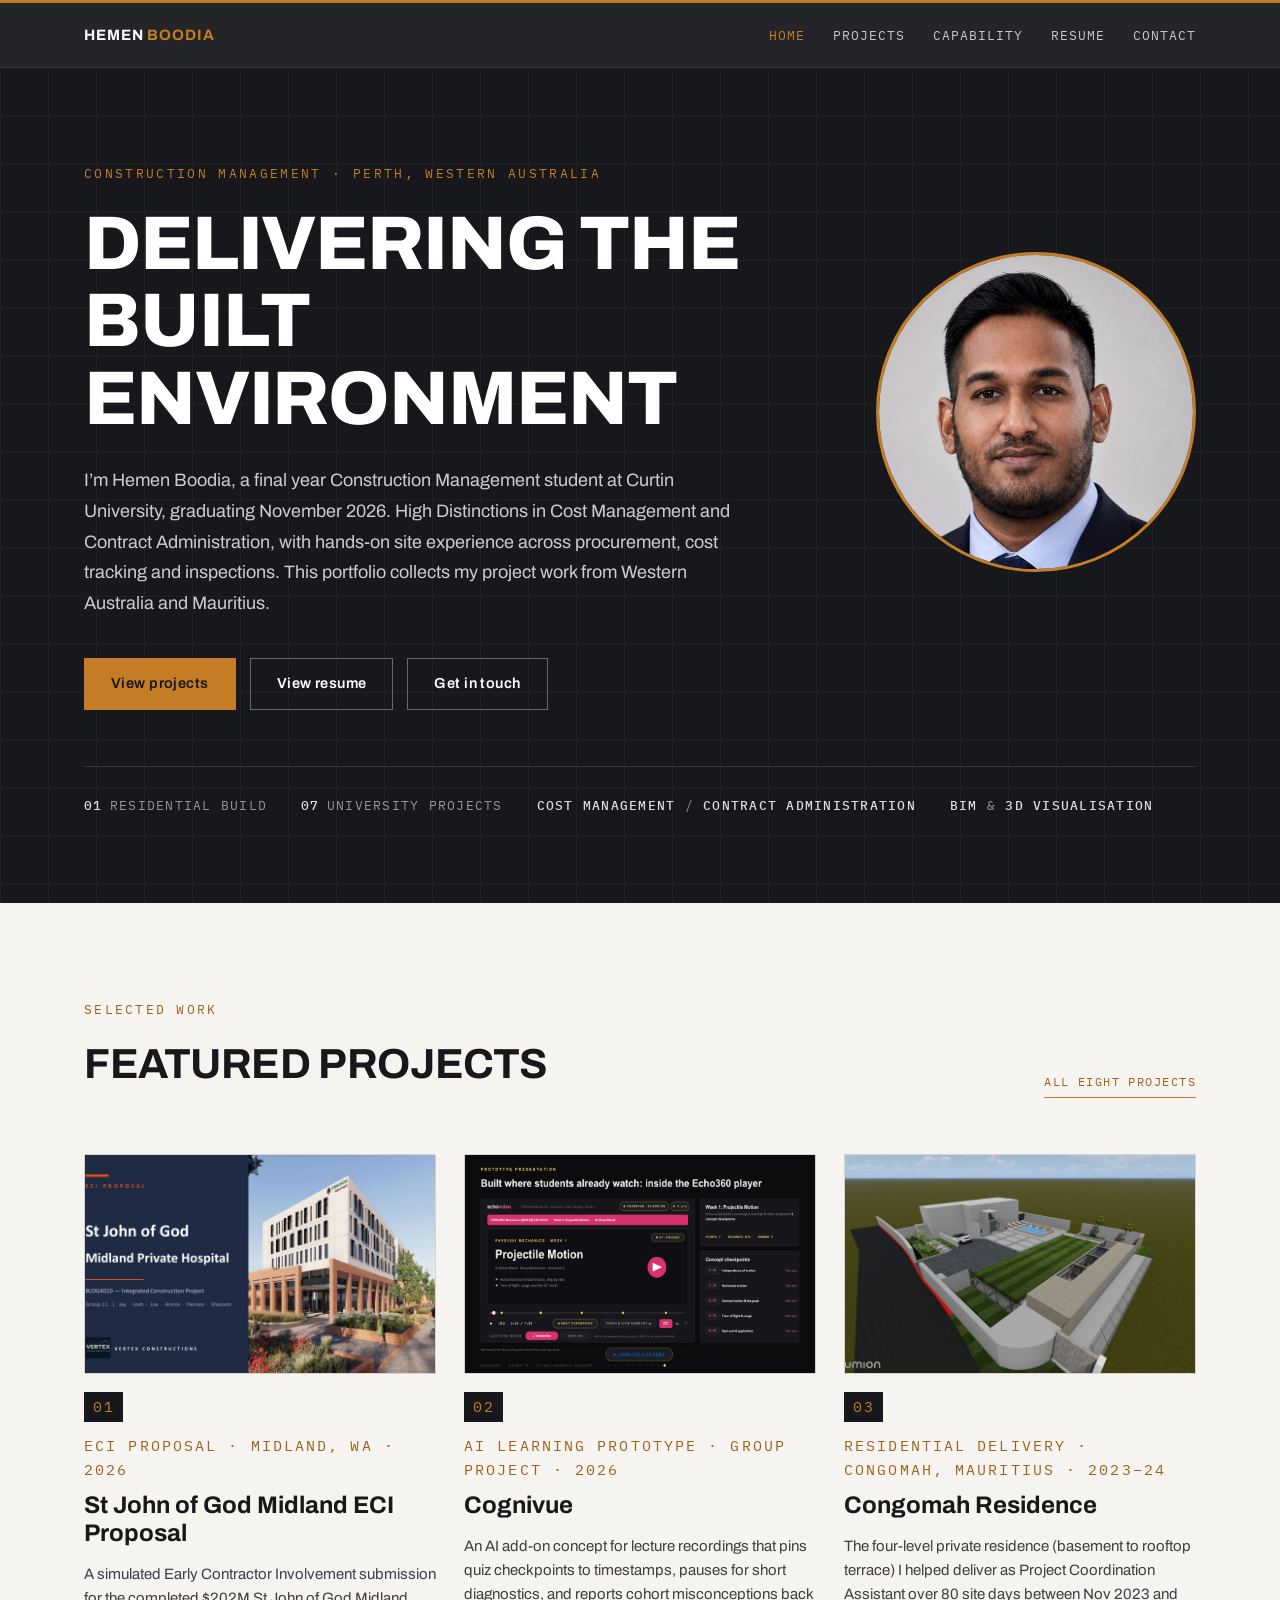
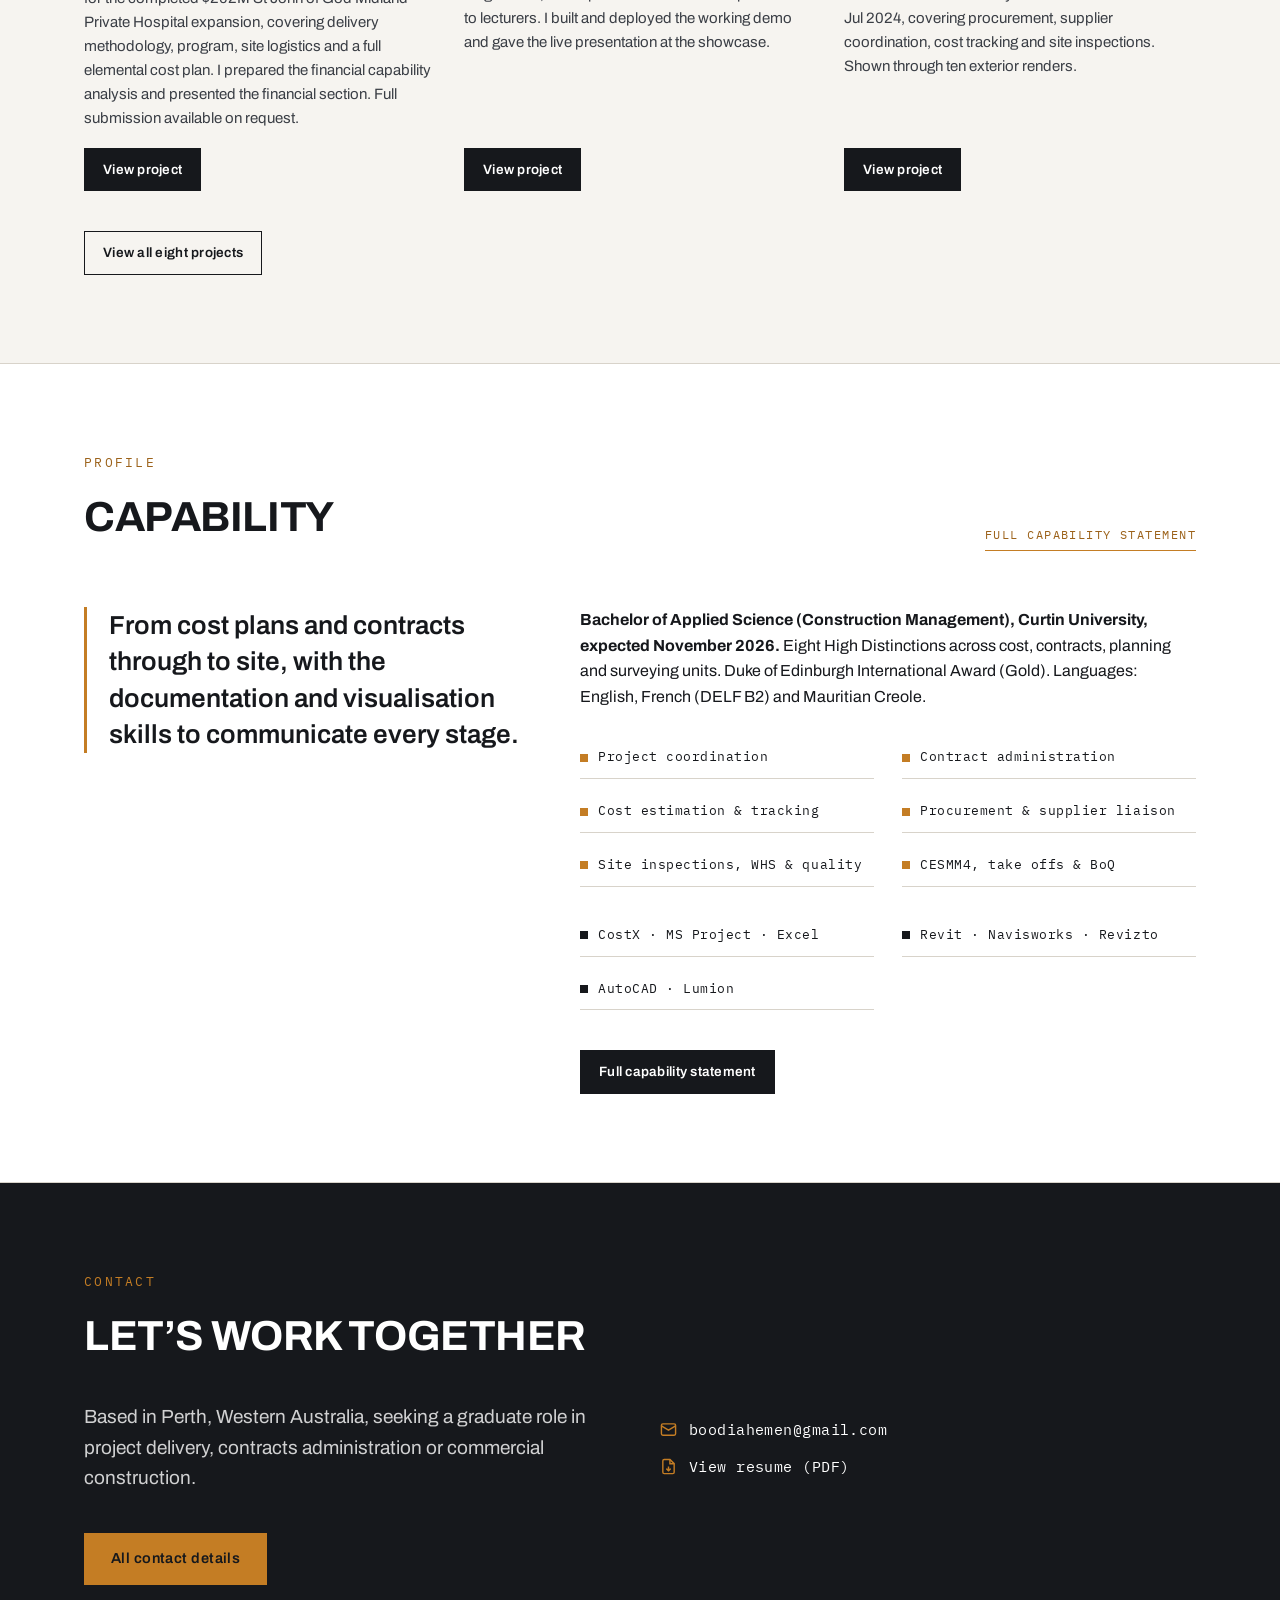
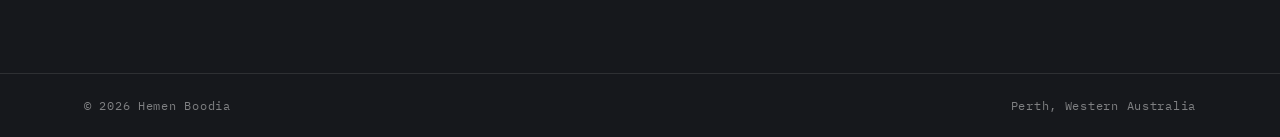
<file: index.html>
<!DOCTYPE html>
<html lang="en">
<head>
<meta charset="UTF-8">
<meta name="viewport" content="width=device-width, initial-scale=1.0">
<title>Hemen Boodia | Construction Management Portfolio</title>
<meta name="description" content="Portfolio of Hemen Boodia, final year Construction Management student at Curtin University, Perth WA. Development proposals, documentation, 3D visualisation and an AI learning prototype.">
<meta property="og:title" content="Hemen Boodia | Construction Management Portfolio">
<meta property="og:description" content="Construction Management portfolio. Development proposals, documentation and 3D visualisation across Perth WA and Mauritius.">
<meta property="og:type" content="website">
<link rel="icon" href="data:image/svg+xml,%3Csvg xmlns='http://www.w3.org/2000/svg' viewBox='0 0 32 32'%3E%3Crect width='32' height='32' fill='%2316181c'/%3E%3Cpath d='M8 24V10l8-4 8 4v14' stroke='%23c47d24' stroke-width='2.5' fill='none'/%3E%3C/svg%3E">
<link rel="preconnect" href="https://fonts.googleapis.com">
<link rel="preconnect" href="https://fonts.gstatic.com" crossorigin>
<link href="https://fonts.googleapis.com/css2?family=Archivo:wght@400;500;600;700;800&family=IBM+Plex+Mono:wght@400;500&display=swap" rel="stylesheet">
<link rel="stylesheet" href="assets/site.css">
</head>
<body>

<header class="nav">
  <div class="wrap nav-inner">
    <a class="nav-name" href="index.html">Hemen<span>&nbsp;Boodia</span></a>
    <button class="nav-toggle" id="nav-toggle" aria-expanded="false" aria-controls="site-menu" aria-label="Menu">
      <span></span><span></span><span></span>
    </button>
    <nav class="links" id="site-menu" aria-label="Site">
      <a href="index.html" aria-current="page">Home</a>
      <a href="projects/">Projects</a>
      <a href="capability/">Capability</a>
      <a class="doc-link" href="assets/Hemen_Boodia_Resume.pdf"
         data-doc-title="Resume, Hemen Boodia"
         data-download="assets/Hemen_Boodia_Resume.pdf"
         data-download-label="Download resume">Resume</a>
      <a href="contact/">Contact</a>
    </nav>
  </div>
</header>

<main id="top">

  <!-- ============ HERO ============ -->
  <section class="hero" aria-label="Introduction">
    <div class="wrap">
      <img class="hero-photo" src="assets/hemen-boodia.jpg" alt="Hemen Boodia" width="600" height="600">
      <p class="kicker">Construction Management &middot; Perth, Western Australia</p>
      <h1>Delivering the<br>built environment</h1>
      <p class="lede">
        I&rsquo;m Hemen Boodia, a final year Construction Management student at Curtin
        University, graduating November 2026. High Distinctions in Cost Management and
        Contract Administration, with hands-on site experience across procurement, cost
        tracking and inspections. This portfolio collects my project work from Western
        Australia and Mauritius.
      </p>
      <div class="cta-row">
        <a class="btn btn-solid" href="projects/">View projects</a>
        <a class="btn btn-ghost doc-link" href="assets/Hemen_Boodia_Resume.pdf"
           data-doc-title="Resume, Hemen Boodia"
           data-download="assets/Hemen_Boodia_Resume.pdf"
           data-download-label="Download resume">View resume</a>
        <a class="btn btn-ghost" href="mailto:boodiahemen@gmail.com">Get in touch</a>
      </div>
      <div class="scope-row">
        <span><b>01</b>&ensp;Residential Build</span>
        <span><b>07</b>&ensp;University Projects</span>
        <span><b>Cost Management</b> / <b>Contract Administration</b></span>
        <span><b>BIM</b> &amp; <b>3D Visualisation</b></span>
      </div>
    </div>
  </section>

  <!-- ============ FEATURED PROJECTS ============ -->
  <section id="projects" class="block" aria-label="Featured projects">
    <div class="wrap">
      <div class="sec-head split">
        <div>
          <p class="kicker">Selected work</p>
          <h2>Featured projects</h2>
        </div>
        <a class="sec-link" href="projects/">All eight projects</a>
      </div>

      <div class="feat-grid">
        <article class="feat">
          <div class="p-media">
            <a href="projects/st-john-of-god-midland-eci-proposal/" aria-label="Open the St John of God Midland ECI Proposal project page">
              <img src="assets/covers/sjog-midland.jpg" alt="St John of God Midland ECI proposal title slide with hospital render" loading="lazy">
            </a>
          </div>
          <div class="p-body">
            <p class="p-tag"><span class="p-no">01</span> ECI Proposal &middot; Midland, WA &middot; 2026</p>
            <h3><a href="projects/st-john-of-god-midland-eci-proposal/">St John of God Midland ECI Proposal</a></h3>
            <p>A simulated Early Contractor Involvement submission for the completed $202M
               St John of God Midland Private Hospital expansion, covering delivery
               methodology, program, site logistics and a full elemental cost plan. I
               prepared the financial capability analysis and presented the financial
               section. Full submission available on request.</p>
            <div class="p-actions">
              <a class="p-btn primary" href="projects/st-john-of-god-midland-eci-proposal/">View project</a>
            </div>
          </div>
        </article>

        <article class="feat">
          <div class="p-media">
            <a href="projects/cognivue/" aria-label="Open the Cognivue project page">
              <img src="assets/cognivue-cover.png" alt="Cognivue prototype interface with AI checkpoint markers on a lecture timeline" loading="lazy">
            </a>
          </div>
          <div class="p-body">
            <p class="p-tag"><span class="p-no">02</span> AI Learning Prototype &middot; Group Project &middot; 2026</p>
            <h3><a href="projects/cognivue/">Cognivue</a></h3>
            <p>An AI add-on concept for lecture recordings that pins quiz checkpoints to
               timestamps, pauses for short diagnostics, and reports cohort misconceptions
               back to lecturers. I built and deployed the working demo and gave the live
               presentation at the showcase.</p>
            <div class="p-actions">
              <a class="p-btn primary" href="projects/cognivue/">View project</a>
            </div>
          </div>
        </article>

        <article class="feat">
          <div class="p-media">
            <a href="projects/congomah-residence/" aria-label="Open the Congomah Residence project page">
              <img src="assets/renders/congomah-01.jpg" alt="Congomah Residence exterior render" loading="lazy">
            </a>
          </div>
          <div class="p-body">
            <p class="p-tag"><span class="p-no">03</span> Residential Delivery &middot; Congomah, Mauritius &middot; 2023&ndash;24</p>
            <h3><a href="projects/congomah-residence/">Congomah Residence</a></h3>
            <p>The four-level private residence (basement to rooftop terrace) I helped
               deliver as Project Coordination Assistant over 80 site days between Nov 2023 and Jul 2024,
               covering procurement, supplier coordination, cost tracking and site
               inspections. Shown through ten exterior renders.</p>
            <div class="p-actions">
              <a class="p-btn primary" href="projects/congomah-residence/">View project</a>
            </div>
          </div>
        </article>
      </div>

      <div class="more-row">
        <a class="p-btn" href="projects/">View all eight projects</a>
      </div>
    </div>
  </section>

  <!-- ============ CAPABILITY (summary) ============ -->
  <section id="about" class="block" aria-label="Capability">
    <div class="wrap">
      <div class="sec-head split">
        <div>
          <p class="kicker">Profile</p>
          <h2>Capability</h2>
        </div>
        <a class="sec-link" href="capability/">Full capability statement</a>
      </div>
      <div class="about-grid">
        <p class="lead">
          From cost plans and contracts through to site, with the documentation and
          visualisation skills to communicate every stage.
        </p>
        <div class="about-copy">
          <p class="edu"><b>Bachelor of Applied Science (Construction Management), Curtin
             University, expected November 2026.</b> Eight High Distinctions across cost,
             contracts, planning and surveying units. Duke of Edinburgh International
             Award (Gold). Languages: English, French (DELF B2) and Mauritian Creole.</p>
          <ul class="cap-list" aria-label="Capabilities">
            <li>Project coordination</li>
            <li>Contract administration</li>
            <li>Cost estimation &amp; tracking</li>
            <li>Procurement &amp; supplier liaison</li>
            <li>Site inspections, WHS &amp; quality</li>
            <li>CESMM4, take offs &amp; BoQ</li>
          </ul>
          <ul class="cap-list soft" aria-label="Software">
            <li>CostX &middot; MS Project &middot; Excel</li>
            <li>Revit &middot; Navisworks &middot; Revizto</li>
            <li>AutoCAD &middot; Lumion</li>
          </ul>
          <div class="more-row">
            <a class="p-btn primary" href="capability/">Full capability statement</a>
          </div>
        </div>
      </div>
    </div>
  </section>

  <!-- ============ CONTACT (summary) ============ -->
  <section id="contact" class="block" aria-label="Contact">
    <div class="wrap">
      <div class="sec-head">
        <p class="kicker">Contact</p>
        <h2>Let&rsquo;s work together</h2>
      </div>
      <div class="contact-grid">
        <p class="big">Based in Perth, Western Australia, seeking a graduate role in
           project delivery, contracts administration or commercial construction.</p>
        <div class="contact-items">
          <a href="mailto:boodiahemen@gmail.com">
            <svg width="17" height="17" viewBox="0 0 24 24" fill="none" stroke="currentColor" stroke-width="2" aria-hidden="true"><rect x="2" y="4" width="20" height="16" rx="2"/><path d="m2 7 10 6 10-6"/></svg>
            boodiahemen@gmail.com</a>
          <a class="doc-link" href="assets/Hemen_Boodia_Resume.pdf"
             data-doc-title="Resume, Hemen Boodia"
             data-download="assets/Hemen_Boodia_Resume.pdf"
             data-download-label="Download resume">
            <svg width="17" height="17" viewBox="0 0 24 24" fill="none" stroke="currentColor" stroke-width="2" aria-hidden="true"><path d="M14 2H6a2 2 0 0 0-2 2v16a2 2 0 0 0 2 2h12a2 2 0 0 0 2-2V8z"/><path d="M14 2v6h6"/><path d="M12 18v-6"/><path d="m9 15 3 3 3-3"/></svg>
            View resume (PDF)</a>
        </div>
      </div>
      <div class="more-row">
        <a class="btn btn-solid" href="contact/">All contact details</a>
      </div>
    </div>
  </section>

</main>

<footer>
  <div class="wrap">
    <span>&copy; 2026 Hemen Boodia</span>
    <span>Perth, Western Australia</span>
  </div>
</footer>

<!-- ============ DOCUMENT VIEWER (resume) ============ -->
<div class="doc-viewer" id="doc-viewer" role="dialog" aria-modal="true" aria-label="Document viewer">
  <div class="dv-bar">
    <span class="dv-title" id="dv-title">Document</span>
    <div class="dv-tools">
      <button class="dv-zoom" id="dv-zoom-out" aria-label="Zoom out">&minus;</button>
      <button class="dv-zoom" id="dv-zoom-in" aria-label="Zoom in">+</button>
      <button class="dv-close" id="dv-close" aria-label="Close document">&#10005;</button>
    </div>
  </div>
  <div class="dv-scroll" id="dv-scroll">
    <p class="dv-status" id="dv-status">Loading document&hellip;</p>
    <div class="dv-pages" id="dv-pages"></div>
  </div>
  <a class="dv-dl" id="dv-dl" download hidden>
    <svg width="13" height="13" viewBox="0 0 24 24" fill="none" stroke="currentColor" stroke-width="2" aria-hidden="true"><path d="M12 3v12"/><path d="m7 11 5 5 5-5"/><path d="M4 21h16"/></svg>
    <span id="dv-dl-label">Download</span>
  </a>
</div>

<script type="module" src="assets/site.js"></script>
</body>
</html>
</file>
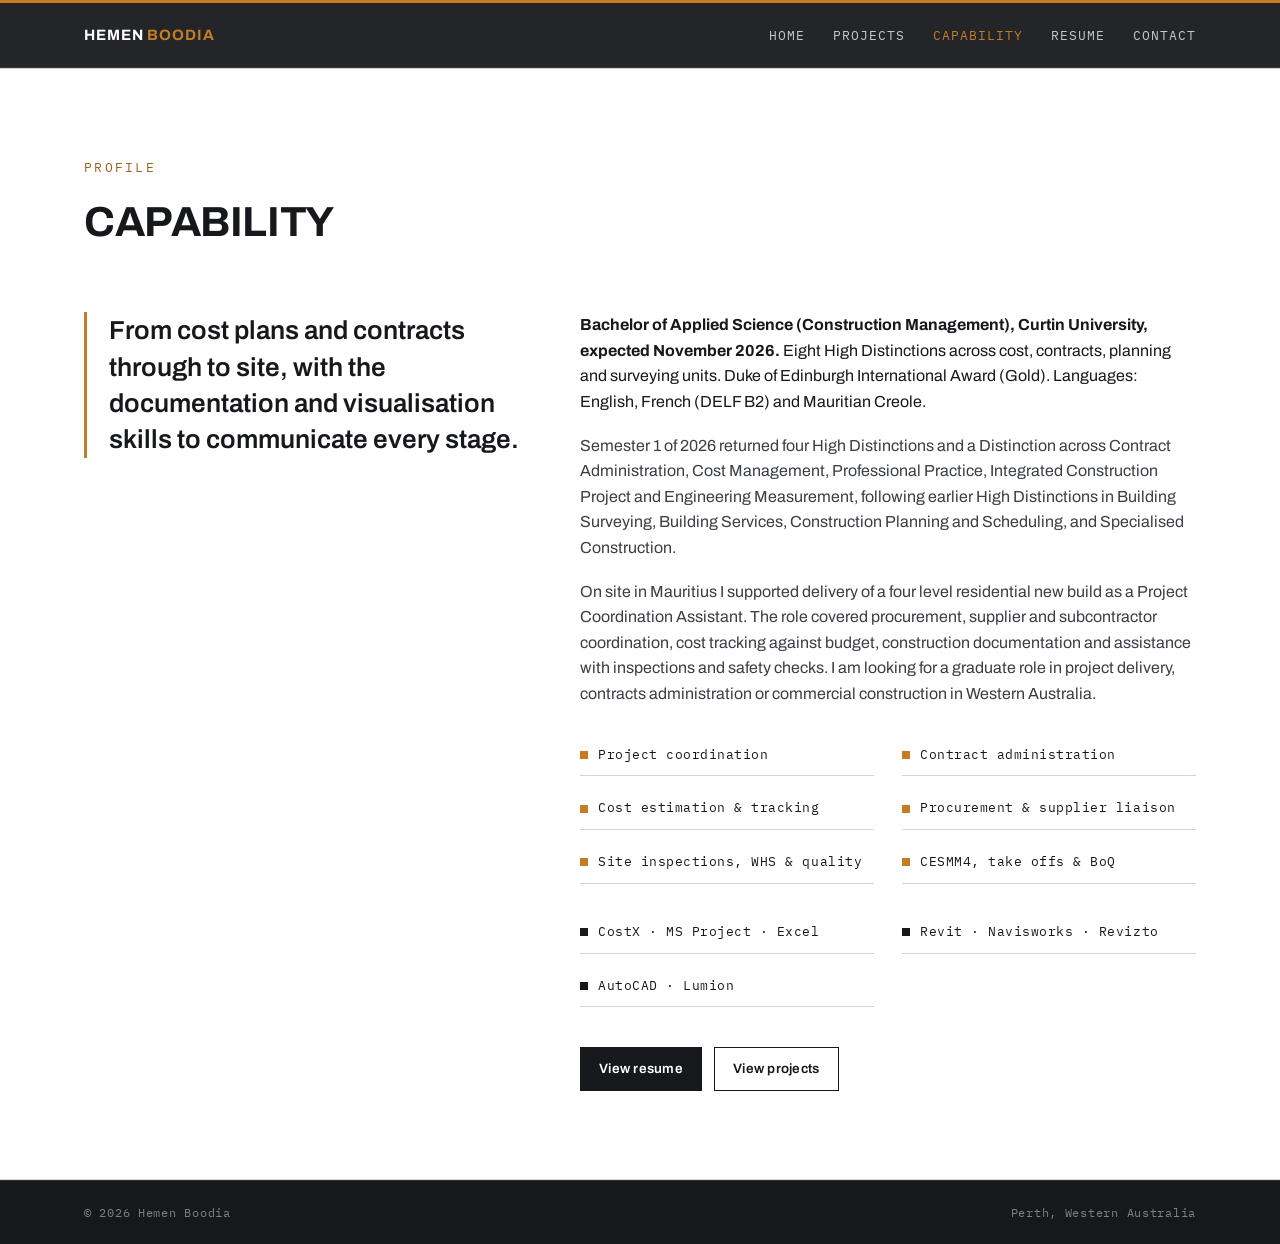
<file: capability/index.html>
<!DOCTYPE html>
<html lang="en">
<head>
<meta charset="UTF-8">
<meta name="viewport" content="width=device-width, initial-scale=1.0">
<title>Capability | Hemen Boodia</title>
<meta name="description" content="Capability statement of Hemen Boodia: Construction Management at Curtin University, project coordination, contract administration, cost estimation, procurement, site inspections and BIM software.">
<meta property="og:title" content="Capability | Hemen Boodia">
<meta property="og:description" content="From cost plans and contracts through to site, with the documentation and visualisation skills to communicate every stage.">
<meta property="og:type" content="website">
<link rel="icon" href="data:image/svg+xml,%3Csvg xmlns='http://www.w3.org/2000/svg' viewBox='0 0 32 32'%3E%3Crect width='32' height='32' fill='%2316181c'/%3E%3Cpath d='M8 24V10l8-4 8 4v14' stroke='%23c47d24' stroke-width='2.5' fill='none'/%3E%3C/svg%3E">
<link rel="preconnect" href="https://fonts.googleapis.com">
<link rel="preconnect" href="https://fonts.gstatic.com" crossorigin>
<link href="https://fonts.googleapis.com/css2?family=Archivo:wght@400;500;600;700;800&family=IBM+Plex+Mono:wght@400;500&display=swap" rel="stylesheet">
<link rel="stylesheet" href="../assets/site.css">
</head>
<body>

<header class="nav">
  <div class="wrap nav-inner">
    <a class="nav-name" href="../index.html">Hemen<span>&nbsp;Boodia</span></a>
    <button class="nav-toggle" id="nav-toggle" aria-expanded="false" aria-controls="site-menu" aria-label="Menu">
      <span></span><span></span><span></span>
    </button>
    <nav class="links" id="site-menu" aria-label="Site">
      <a href="../index.html">Home</a>
      <a href="../projects/">Projects</a>
      <a href="./" aria-current="page">Capability</a>
      <a class="doc-link" href="../assets/Hemen_Boodia_Resume.pdf"
         data-doc-title="Resume, Hemen Boodia"
         data-download="../assets/Hemen_Boodia_Resume.pdf"
         data-download-label="Download resume">Resume</a>
      <a href="../contact/">Contact</a>
    </nav>
  </div>
</header>

<main id="top">
  <section id="about" class="block" aria-label="Capability">
    <div class="wrap">
      <div class="sec-head">
        <p class="kicker">Profile</p>
        <h2>Capability</h2>
      </div>
      <div class="about-grid">
        <p class="lead">
          From cost plans and contracts through to site, with the documentation and
          visualisation skills to communicate every stage.
        </p>
        <div class="about-copy">
          <p class="edu"><b>Bachelor of Applied Science (Construction Management), Curtin
             University, expected November 2026.</b> Eight High Distinctions across cost,
             contracts, planning and surveying units. Duke of Edinburgh International
             Award (Gold). Languages: English, French (DELF B2) and Mauritian Creole.</p>
          <p>Semester 1 of 2026 returned four High Distinctions and a Distinction across
             Contract Administration, Cost Management, Professional Practice, Integrated
             Construction Project and Engineering Measurement, following earlier High
             Distinctions in Building Surveying, Building Services, Construction
             Planning and Scheduling, and Specialised Construction.</p>
          <p>On site in Mauritius I supported delivery of a four level residential new
             build as a Project Coordination Assistant. The role covered procurement,
             supplier and subcontractor coordination, cost tracking against budget,
             construction documentation and assistance with inspections and safety
             checks. I am looking for a graduate role in project delivery, contracts
             administration or commercial construction in Western Australia.</p>
          <ul class="cap-list" aria-label="Capabilities">
            <li>Project coordination</li>
            <li>Contract administration</li>
            <li>Cost estimation &amp; tracking</li>
            <li>Procurement &amp; supplier liaison</li>
            <li>Site inspections, WHS &amp; quality</li>
            <li>CESMM4, take offs &amp; BoQ</li>
          </ul>
          <ul class="cap-list soft" aria-label="Software">
            <li>CostX &middot; MS Project &middot; Excel</li>
            <li>Revit &middot; Navisworks &middot; Revizto</li>
            <li>AutoCAD &middot; Lumion</li>
          </ul>
          <div class="more-row">
            <a class="p-btn primary doc-link" href="../assets/Hemen_Boodia_Resume.pdf"
               data-doc-title="Resume, Hemen Boodia"
               data-download="../assets/Hemen_Boodia_Resume.pdf"
               data-download-label="Download resume">View resume</a>
            <a class="p-btn" href="../projects/">View projects</a>
          </div>
        </div>
      </div>
    </div>
  </section>
</main>

<footer>
  <div class="wrap">
    <span>&copy; 2026 Hemen Boodia</span>
    <span>Perth, Western Australia</span>
  </div>
</footer>

<div class="doc-viewer" id="doc-viewer" role="dialog" aria-modal="true" aria-label="Document viewer">
  <div class="dv-bar">
    <span class="dv-title" id="dv-title">Document</span>
    <div class="dv-tools">
      <button class="dv-zoom" id="dv-zoom-out" aria-label="Zoom out">&minus;</button>
      <button class="dv-zoom" id="dv-zoom-in" aria-label="Zoom in">+</button>
      <button class="dv-close" id="dv-close" aria-label="Close document">&#10005;</button>
    </div>
  </div>
  <div class="dv-scroll" id="dv-scroll">
    <p class="dv-status" id="dv-status">Loading document&hellip;</p>
    <div class="dv-pages" id="dv-pages"></div>
  </div>
  <a class="dv-dl" id="dv-dl" download hidden>
    <svg width="13" height="13" viewBox="0 0 24 24" fill="none" stroke="currentColor" stroke-width="2" aria-hidden="true"><path d="M12 3v12"/><path d="m7 11 5 5 5-5"/><path d="M4 21h16"/></svg>
    <span id="dv-dl-label">Download</span>
  </a>
</div>

<script type="module" src="../assets/site.js"></script>
</body>
</html>
</file>
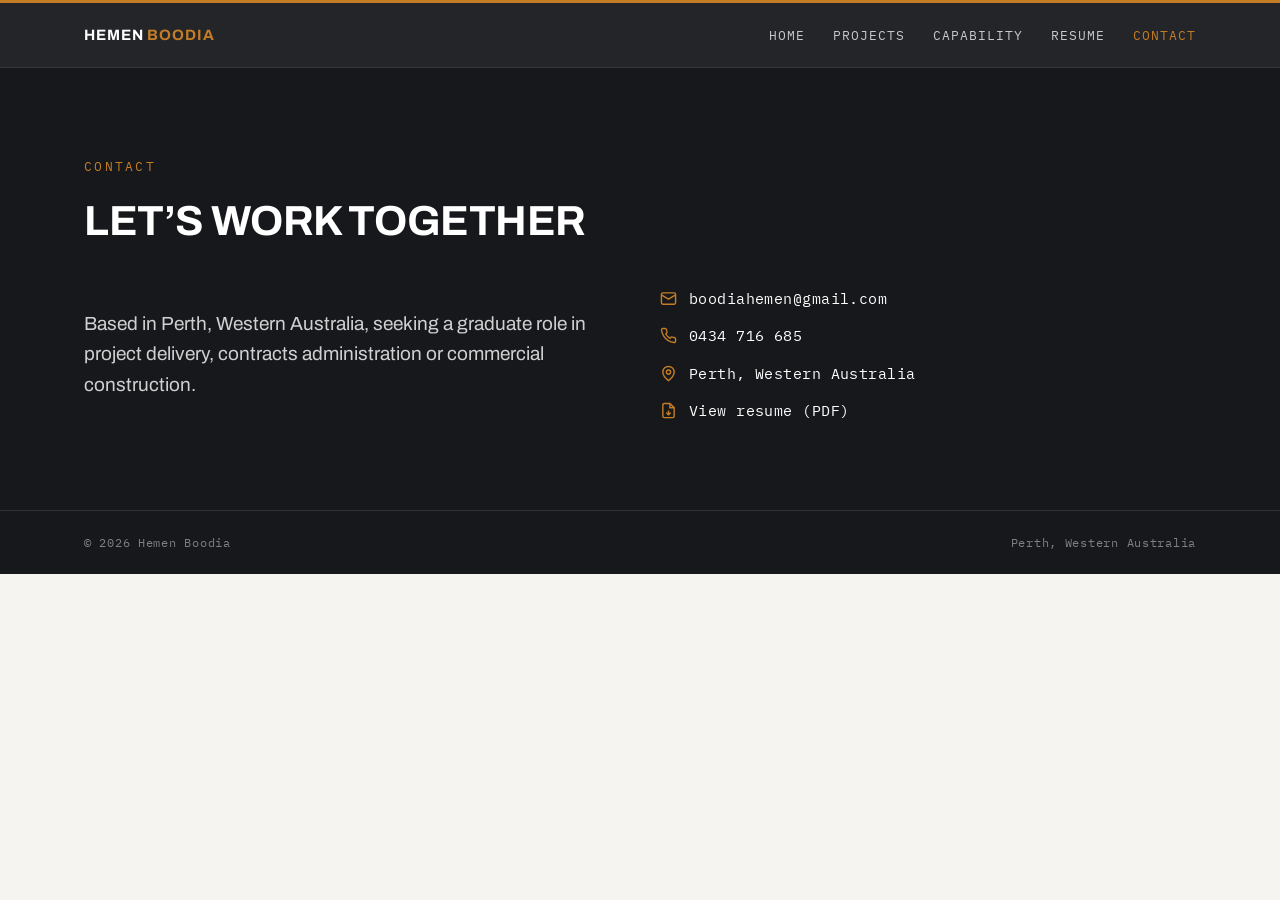
<file: contact/index.html>
<!DOCTYPE html>
<html lang="en">
<head>
<meta charset="UTF-8">
<meta name="viewport" content="width=device-width, initial-scale=1.0">
<title>Contact | Hemen Boodia</title>
<meta name="description" content="Contact Hemen Boodia, Construction Management graduate in Perth, Western Australia, seeking a graduate role in project delivery, contracts administration or commercial construction.">
<meta property="og:title" content="Contact | Hemen Boodia">
<meta property="og:description" content="Based in Perth, Western Australia, seeking a graduate role in project delivery, contracts administration or commercial construction.">
<meta property="og:type" content="website">
<link rel="icon" href="data:image/svg+xml,%3Csvg xmlns='http://www.w3.org/2000/svg' viewBox='0 0 32 32'%3E%3Crect width='32' height='32' fill='%2316181c'/%3E%3Cpath d='M8 24V10l8-4 8 4v14' stroke='%23c47d24' stroke-width='2.5' fill='none'/%3E%3C/svg%3E">
<link rel="preconnect" href="https://fonts.googleapis.com">
<link rel="preconnect" href="https://fonts.gstatic.com" crossorigin>
<link href="https://fonts.googleapis.com/css2?family=Archivo:wght@400;500;600;700;800&family=IBM+Plex+Mono:wght@400;500&display=swap" rel="stylesheet">
<link rel="stylesheet" href="../assets/site.css">
</head>
<body>

<header class="nav">
  <div class="wrap nav-inner">
    <a class="nav-name" href="../index.html">Hemen<span>&nbsp;Boodia</span></a>
    <button class="nav-toggle" id="nav-toggle" aria-expanded="false" aria-controls="site-menu" aria-label="Menu">
      <span></span><span></span><span></span>
    </button>
    <nav class="links" id="site-menu" aria-label="Site">
      <a href="../index.html">Home</a>
      <a href="../projects/">Projects</a>
      <a href="../capability/">Capability</a>
      <a class="doc-link" href="../assets/Hemen_Boodia_Resume.pdf"
         data-doc-title="Resume, Hemen Boodia"
         data-download="../assets/Hemen_Boodia_Resume.pdf"
         data-download-label="Download resume">Resume</a>
      <a href="./" aria-current="page">Contact</a>
    </nav>
  </div>
</header>

<main id="top">
  <section id="contact" class="block" aria-label="Contact">
    <div class="wrap">
      <div class="sec-head">
        <p class="kicker">Contact</p>
        <h2>Let&rsquo;s work together</h2>
      </div>
      <div class="contact-grid">
        <p class="big">Based in Perth, Western Australia, seeking a graduate role in
           project delivery, contracts administration or commercial construction.</p>
        <div class="contact-items">
          <a href="mailto:boodiahemen@gmail.com">
            <svg width="17" height="17" viewBox="0 0 24 24" fill="none" stroke="currentColor" stroke-width="2" aria-hidden="true"><rect x="2" y="4" width="20" height="16" rx="2"/><path d="m2 7 10 6 10-6"/></svg>
            boodiahemen@gmail.com</a>
          <a href="tel:+61434716685">
            <svg width="17" height="17" viewBox="0 0 24 24" fill="none" stroke="currentColor" stroke-width="2" aria-hidden="true"><path d="M22 16.92v3a2 2 0 0 1-2.18 2 19.79 19.79 0 0 1-8.63-3.07 19.5 19.5 0 0 1-6-6 19.79 19.79 0 0 1-3.07-8.67A2 2 0 0 1 4.11 2h3a2 2 0 0 1 2 1.72c.13.96.36 1.9.7 2.81a2 2 0 0 1-.45 2.11L8.09 9.91a16 16 0 0 0 6 6l1.27-1.27a2 2 0 0 1 2.11-.45c.91.34 1.85.57 2.81.7A2 2 0 0 1 22 16.92z"/></svg>
            0434 716 685</a>
          <span>
            <svg width="17" height="17" viewBox="0 0 24 24" fill="none" stroke="currentColor" stroke-width="2" aria-hidden="true"><path d="M20 10c0 6-8 12-8 12s-8-6-8-12a8 8 0 0 1 16 0Z"/><circle cx="12" cy="10" r="3"/></svg>
            Perth, Western Australia</span>
          <a class="doc-link" href="../assets/Hemen_Boodia_Resume.pdf"
             data-doc-title="Resume, Hemen Boodia"
             data-download="../assets/Hemen_Boodia_Resume.pdf"
             data-download-label="Download resume">
            <svg width="17" height="17" viewBox="0 0 24 24" fill="none" stroke="currentColor" stroke-width="2" aria-hidden="true"><path d="M14 2H6a2 2 0 0 0-2 2v16a2 2 0 0 0 2 2h12a2 2 0 0 0 2-2V8z"/><path d="M14 2v6h6"/><path d="M12 18v-6"/><path d="m9 15 3 3 3-3"/></svg>
            View resume (PDF)</a>
        </div>
      </div>
    </div>
  </section>
</main>

<footer>
  <div class="wrap">
    <span>&copy; 2026 Hemen Boodia</span>
    <span>Perth, Western Australia</span>
  </div>
</footer>

<div class="doc-viewer" id="doc-viewer" role="dialog" aria-modal="true" aria-label="Document viewer">
  <div class="dv-bar">
    <span class="dv-title" id="dv-title">Document</span>
    <div class="dv-tools">
      <button class="dv-zoom" id="dv-zoom-out" aria-label="Zoom out">&minus;</button>
      <button class="dv-zoom" id="dv-zoom-in" aria-label="Zoom in">+</button>
      <button class="dv-close" id="dv-close" aria-label="Close document">&#10005;</button>
    </div>
  </div>
  <div class="dv-scroll" id="dv-scroll">
    <p class="dv-status" id="dv-status">Loading document&hellip;</p>
    <div class="dv-pages" id="dv-pages"></div>
  </div>
  <a class="dv-dl" id="dv-dl" download hidden>
    <svg width="13" height="13" viewBox="0 0 24 24" fill="none" stroke="currentColor" stroke-width="2" aria-hidden="true"><path d="M12 3v12"/><path d="m7 11 5 5 5-5"/><path d="M4 21h16"/></svg>
    <span id="dv-dl-label">Download</span>
  </a>
</div>

<script type="module" src="../assets/site.js"></script>
</body>
</html>
</file>
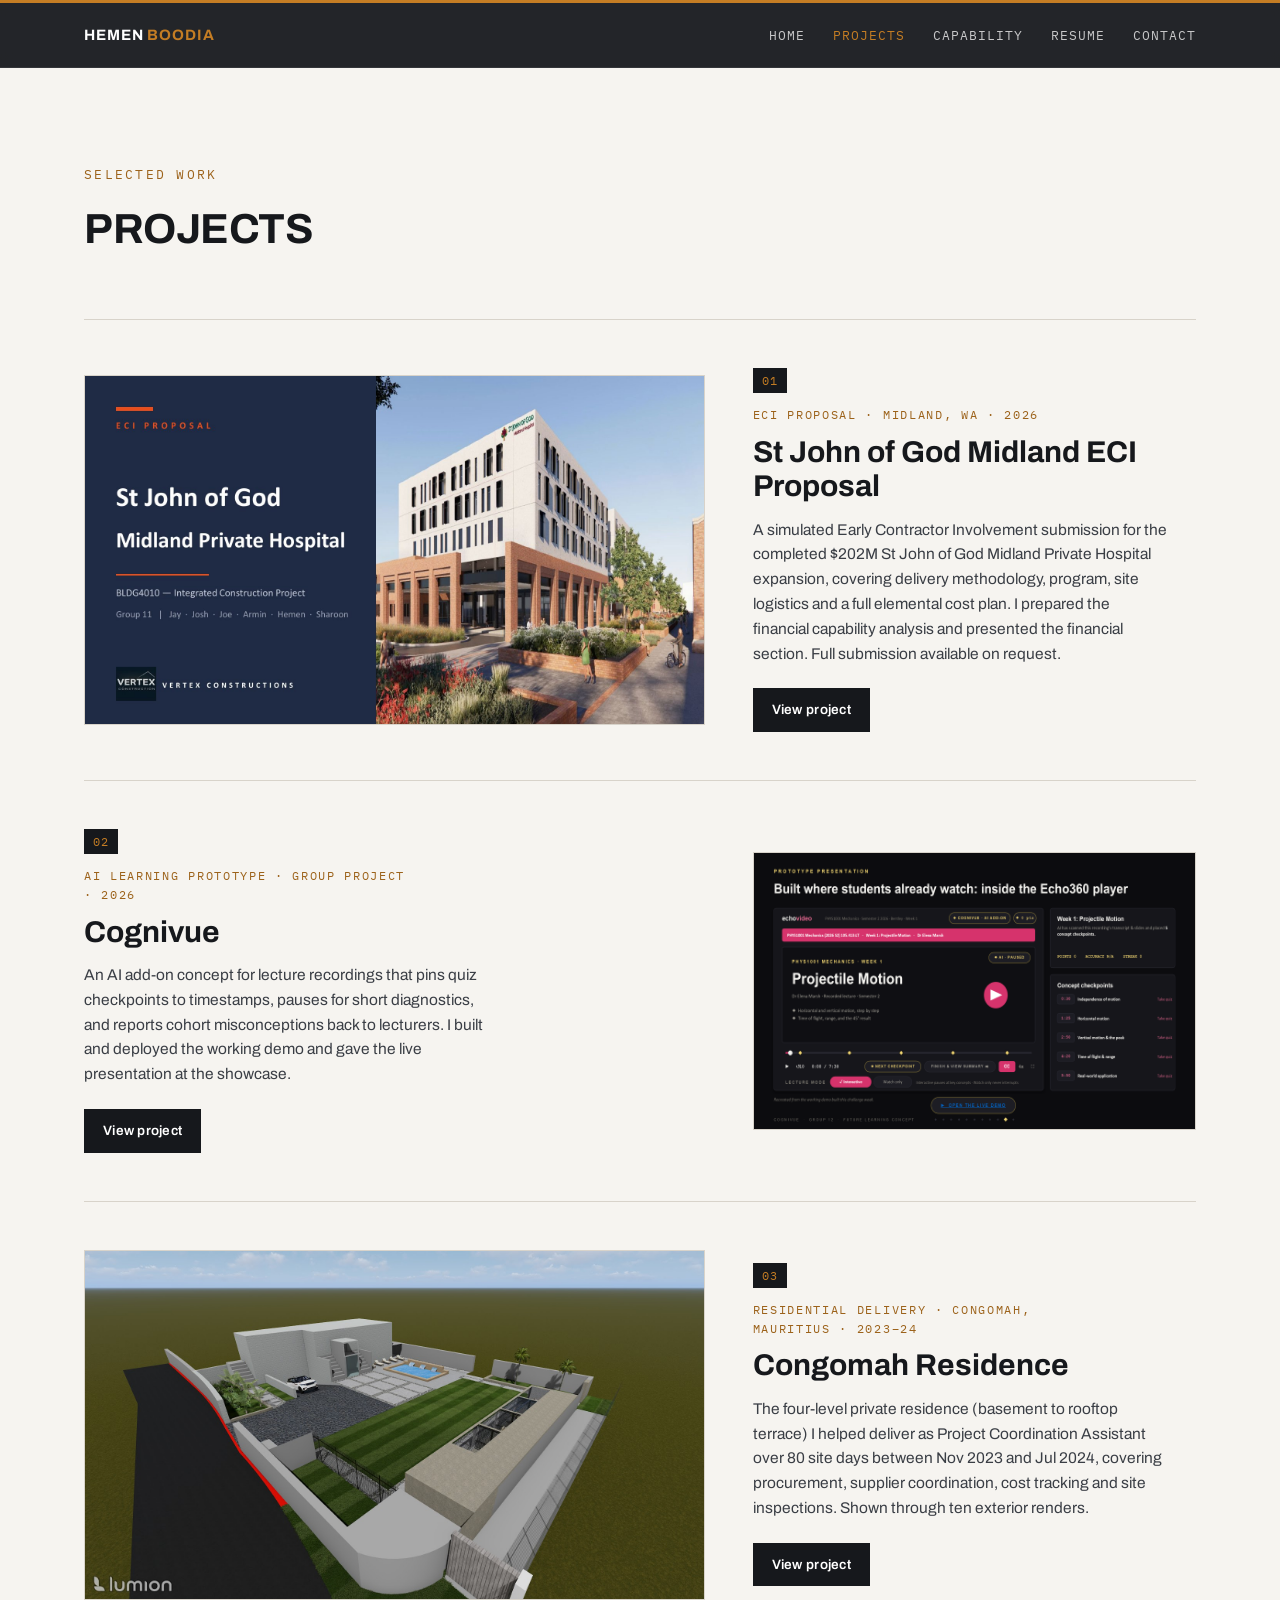
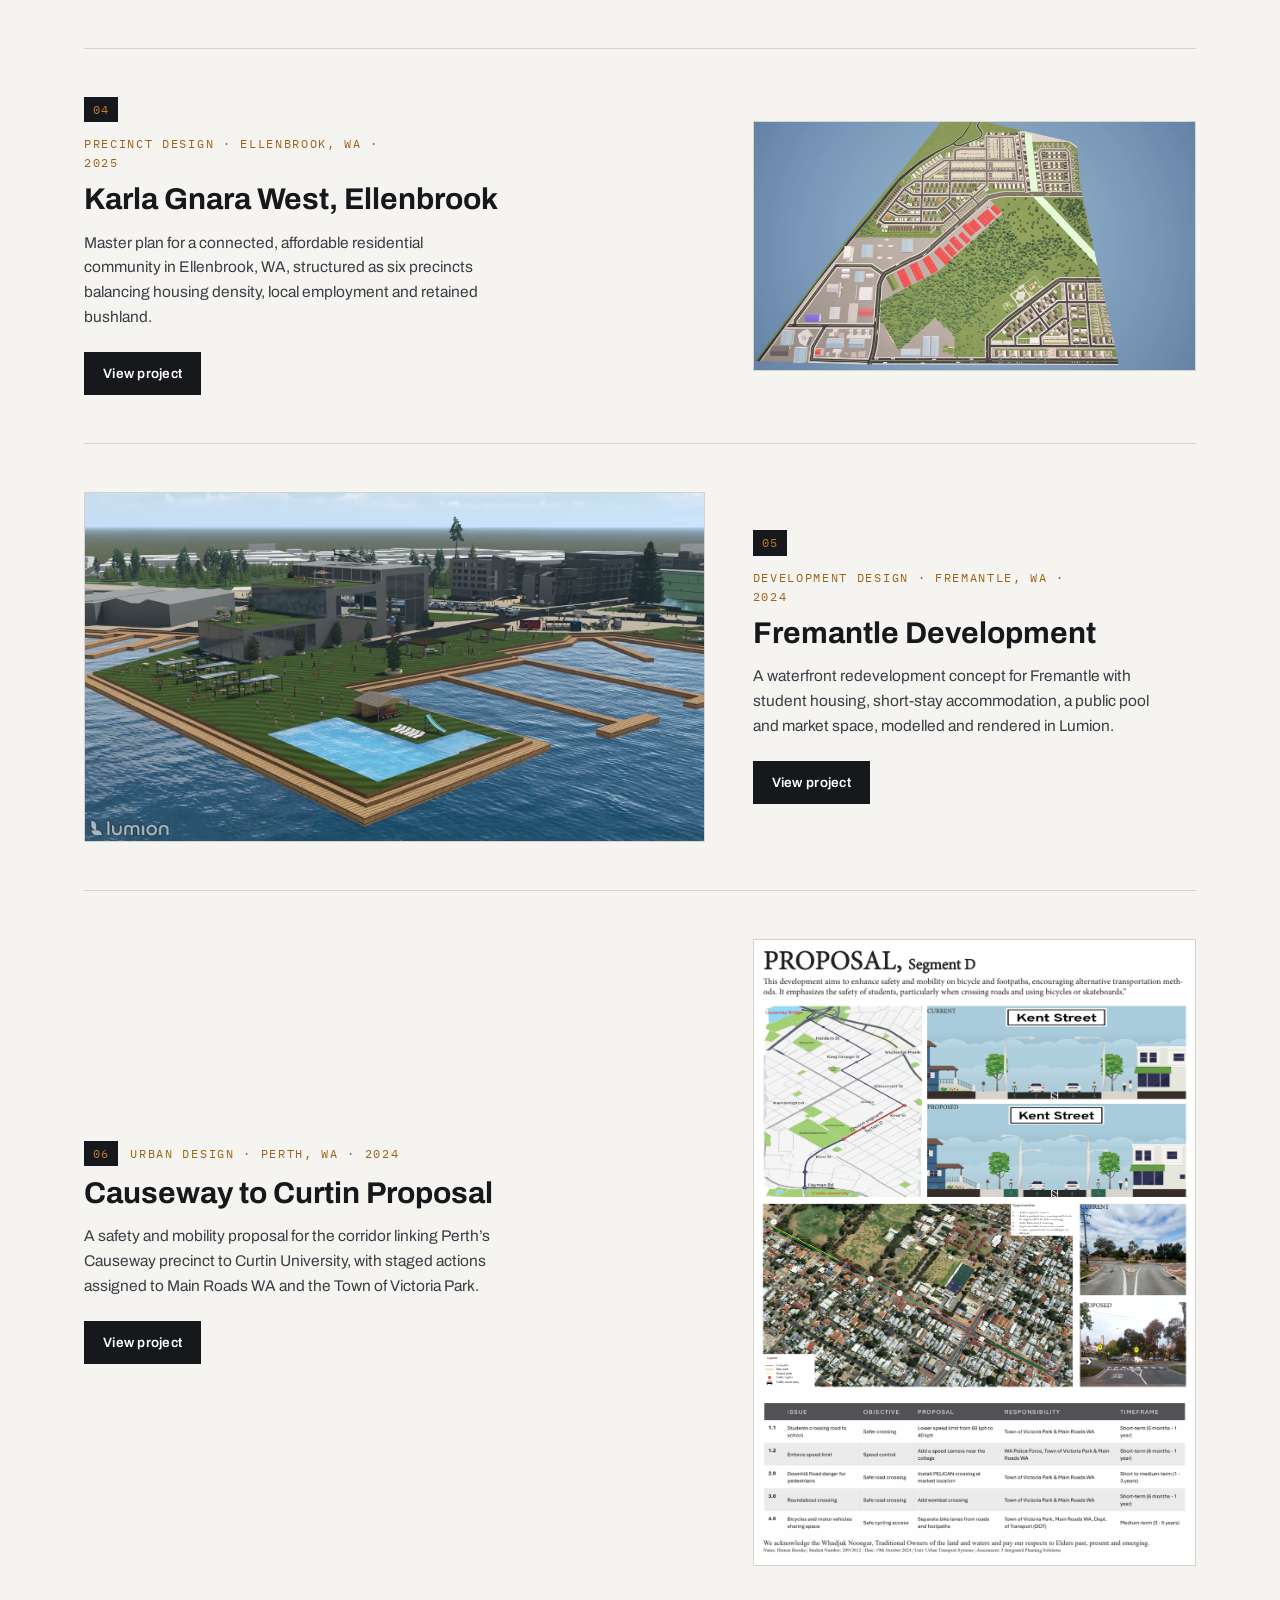
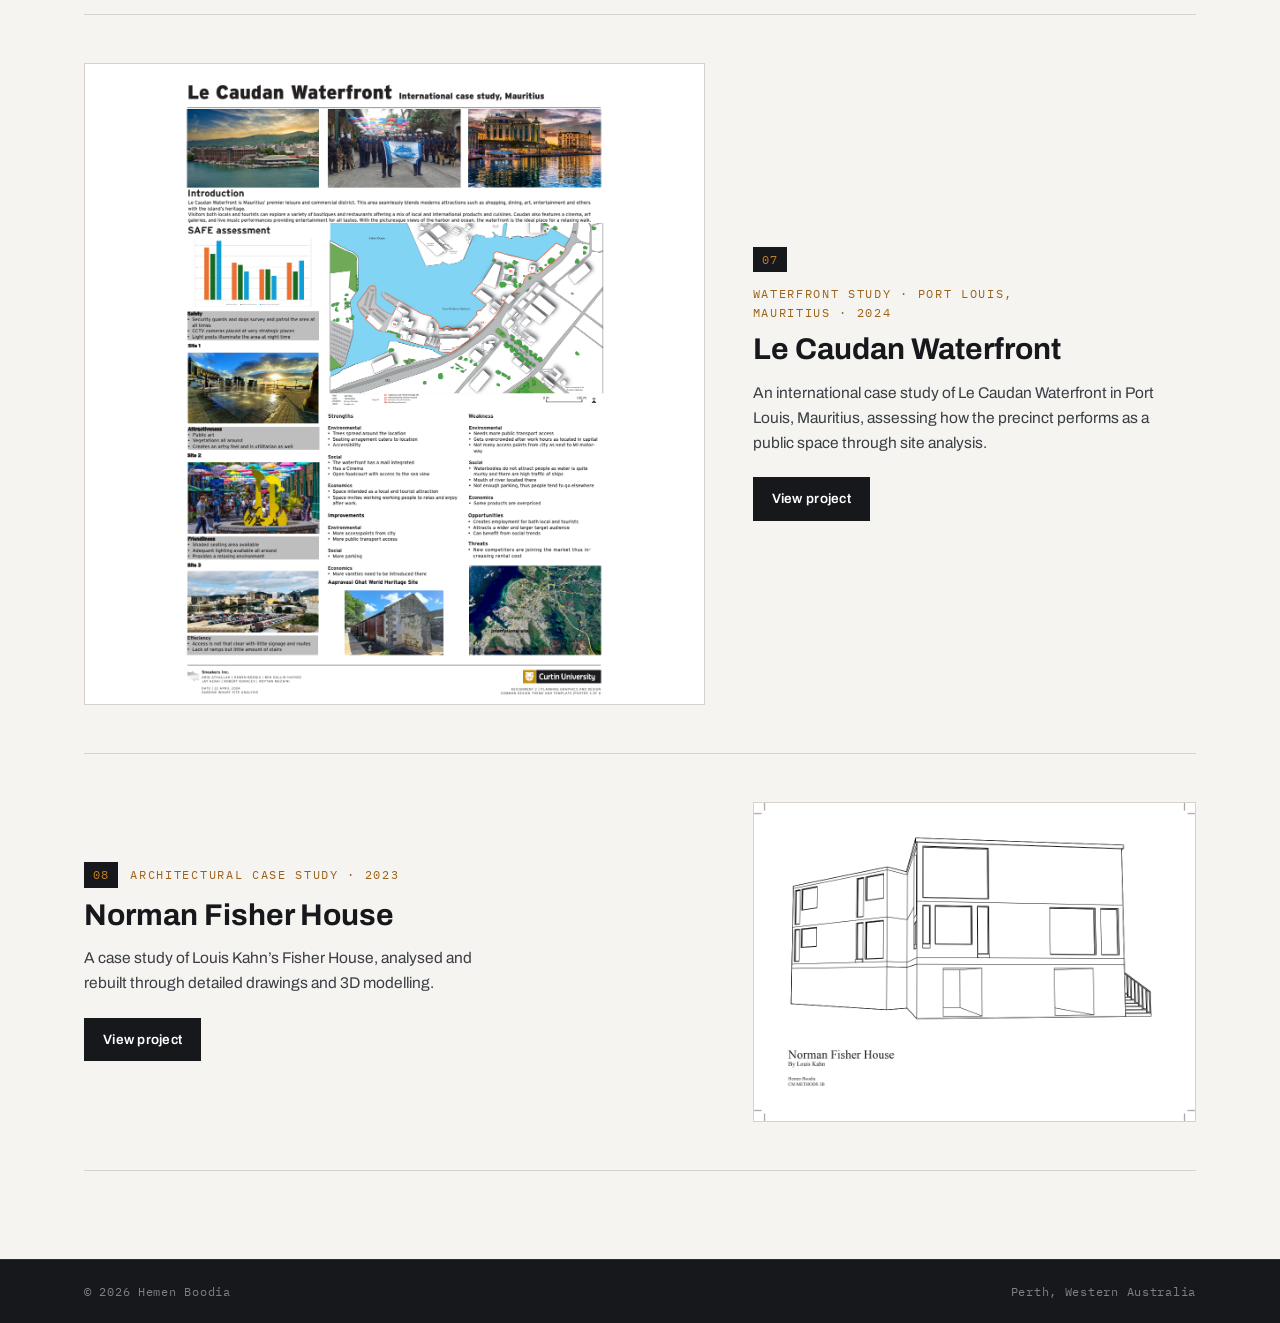
<file: projects/index.html>
<!DOCTYPE html>
<html lang="en">
<head>
<meta charset="UTF-8">
<meta name="viewport" content="width=device-width, initial-scale=1.0">
<title>Projects | Hemen Boodia</title>
<meta name="description" content="Eight projects by Hemen Boodia: a hospital ECI proposal, an AI learning prototype, residential delivery in Mauritius, precinct and development design, urban design and architectural case studies.">
<meta property="og:title" content="Projects | Hemen Boodia">
<meta property="og:description" content="Eight projects across Western Australia and Mauritius.">
<meta property="og:type" content="website">
<link rel="icon" href="data:image/svg+xml,%3Csvg xmlns='http://www.w3.org/2000/svg' viewBox='0 0 32 32'%3E%3Crect width='32' height='32' fill='%2316181c'/%3E%3Cpath d='M8 24V10l8-4 8 4v14' stroke='%23c47d24' stroke-width='2.5' fill='none'/%3E%3C/svg%3E">
<link rel="preconnect" href="https://fonts.googleapis.com">
<link rel="preconnect" href="https://fonts.gstatic.com" crossorigin>
<link href="https://fonts.googleapis.com/css2?family=Archivo:wght@400;500;600;700;800&family=IBM+Plex+Mono:wght@400;500&display=swap" rel="stylesheet">
<link rel="stylesheet" href="../assets/site.css">
</head>
<body>

<header class="nav">
  <div class="wrap nav-inner">
    <a class="nav-name" href="../index.html">Hemen<span>&nbsp;Boodia</span></a>
    <button class="nav-toggle" id="nav-toggle" aria-expanded="false" aria-controls="site-menu" aria-label="Menu">
      <span></span><span></span><span></span>
    </button>
    <nav class="links" id="site-menu" aria-label="Site">
      <a href="../index.html">Home</a>
      <a href="./" aria-current="page">Projects</a>
      <a href="../capability/">Capability</a>
      <a class="doc-link" href="../assets/Hemen_Boodia_Resume.pdf"
         data-doc-title="Resume, Hemen Boodia"
         data-download="../assets/Hemen_Boodia_Resume.pdf"
         data-download-label="Download resume">Resume</a>
      <a href="../contact/">Contact</a>
    </nav>
  </div>
</header>

<main id="top">
  <section id="projects" class="block" aria-label="Projects">
    <div class="wrap">
      <div class="sec-head">
        <p class="kicker">Selected work</p>
        <h2>Projects</h2>
      </div>

      <!-- Fixed order set by Hemen: do not reorder or sort automatically -->
      <article class="project">
        <div class="p-media wide">
          <a class="media-link" href="st-john-of-god-midland-eci-proposal/" aria-label="Open the St John of God Midland ECI Proposal project page">
            <img src="../assets/covers/sjog-midland.jpg" alt="St John of God Midland ECI proposal title slide with hospital render" loading="lazy">
          </a>
        </div>
        <div class="p-body">
          <p class="p-tag"><span class="p-no">01</span> ECI Proposal &middot; Midland, WA &middot; 2026</p>
          <h3><a href="st-john-of-god-midland-eci-proposal/">St John of God Midland ECI Proposal</a></h3>
          <p>A simulated Early Contractor Involvement submission for the completed $202M
             St John of God Midland Private Hospital expansion, covering delivery
             methodology, program, site logistics and a full elemental cost plan. I
             prepared the financial capability analysis and presented the financial
             section. Full submission available on request.</p>
          <div class="p-actions">
            <a class="p-btn primary" href="st-john-of-god-midland-eci-proposal/">View project</a>
          </div>
        </div>
      </article>

      <article class="project flip">
        <div class="p-media">
          <a class="media-link" href="cognivue/" aria-label="Open the Cognivue project page">
            <img src="../assets/cognivue-cover.png" alt="Cognivue prototype interface with AI checkpoint markers on a lecture timeline" loading="lazy">
          </a>
        </div>
        <div class="p-body">
          <p class="p-tag"><span class="p-no">02</span> AI Learning Prototype &middot; Group Project &middot; 2026</p>
          <h3><a href="cognivue/">Cognivue</a></h3>
          <p>An AI add-on concept for lecture recordings that pins quiz checkpoints to
             timestamps, pauses for short diagnostics, and reports cohort misconceptions
             back to lecturers. I built and deployed the working demo and gave the live
             presentation at the showcase.</p>
          <div class="p-actions">
            <a class="p-btn primary" href="cognivue/">View project</a>
          </div>
        </div>
      </article>

      <article class="project">
        <div class="p-media wide">
          <a class="media-link" href="congomah-residence/" aria-label="Open the Congomah Residence project page">
            <img src="../assets/renders/congomah-01.jpg" alt="Congomah Residence exterior render" loading="lazy">
          </a>
        </div>
        <div class="p-body">
          <p class="p-tag"><span class="p-no">03</span> Residential Delivery &middot; Congomah, Mauritius &middot; 2023&ndash;24</p>
          <h3><a href="congomah-residence/">Congomah Residence</a></h3>
          <p>The four-level private residence (basement to rooftop terrace) I helped
             deliver as Project Coordination Assistant over 80 site days between Nov 2023 and Jul 2024,
             covering procurement, supplier coordination, cost tracking and site
             inspections. Shown through ten exterior renders.</p>
          <div class="p-actions">
            <a class="p-btn primary" href="congomah-residence/">View project</a>
          </div>
        </div>
      </article>

      <article class="project flip">
        <div class="p-media wide">
          <a class="media-link" href="karla-gnara-west/" aria-label="Open the Karla Gnara West project page">
            <img src="../assets/covers/karla-gnara.jpg" alt="Karla Gnara West Ellenbrook flythrough still" loading="lazy">
          </a>
        </div>
        <div class="p-body">
          <p class="p-tag"><span class="p-no">04</span> Precinct Design &middot; Ellenbrook, WA &middot; 2025</p>
          <h3><a href="karla-gnara-west/">Karla Gnara West, Ellenbrook</a></h3>
          <p>Master plan for a connected, affordable residential community in Ellenbrook,
             WA, structured as six precincts balancing housing density, local employment
             and retained bushland.</p>
          <div class="p-actions">
            <a class="p-btn primary" href="karla-gnara-west/">View project</a>
          </div>
        </div>
      </article>

      <article class="project">
        <div class="p-media wide">
          <a class="media-link" href="fremantle-development/" aria-label="Open the Fremantle Development project page">
            <img src="../assets/covers/fremantle.jpg" alt="Fremantle Development flythrough still" loading="lazy">
          </a>
        </div>
        <div class="p-body">
          <p class="p-tag"><span class="p-no">05</span> Development Design &middot; Fremantle, WA &middot; 2024</p>
          <h3><a href="fremantle-development/">Fremantle Development</a></h3>
          <p>A waterfront redevelopment concept for Fremantle with student housing,
             short-stay accommodation, a public pool and market space, modelled and
             rendered in Lumion.</p>
          <div class="p-actions">
            <a class="p-btn primary" href="fremantle-development/">View project</a>
          </div>
        </div>
      </article>

      <article class="project flip">
        <div class="p-media doc">
          <a class="media-link" href="causeway-to-curtin-proposal/" aria-label="Open the Causeway to Curtin Proposal project page">
            <img src="../assets/covers/causeway.png" alt="Causeway to Curtin proposal document cover" loading="lazy">
          </a>
        </div>
        <div class="p-body">
          <p class="p-tag"><span class="p-no">06</span> Urban Design &middot; Perth, WA &middot; 2024</p>
          <h3><a href="causeway-to-curtin-proposal/">Causeway to Curtin Proposal</a></h3>
          <p>A safety and mobility proposal for the corridor linking Perth&rsquo;s Causeway
             precinct to Curtin University, with staged actions assigned to Main Roads WA
             and the Town of Victoria Park.</p>
          <div class="p-actions">
            <a class="p-btn primary" href="causeway-to-curtin-proposal/">View project</a>
          </div>
        </div>
      </article>

      <article class="project">
        <div class="p-media doc">
          <a class="media-link" href="le-caudan-waterfront/" aria-label="Open the Le Caudan Waterfront project page">
            <img src="../assets/covers/le-caudan.png" alt="Le Caudan Waterfront study document cover" loading="lazy">
          </a>
        </div>
        <div class="p-body">
          <p class="p-tag"><span class="p-no">07</span> Waterfront Study &middot; Port Louis, Mauritius &middot; 2024</p>
          <h3><a href="le-caudan-waterfront/">Le Caudan Waterfront</a></h3>
          <p>An international case study of Le Caudan Waterfront in Port Louis, Mauritius,
             assessing how the precinct performs as a public space through site
             analysis.</p>
          <div class="p-actions">
            <a class="p-btn primary" href="le-caudan-waterfront/">View project</a>
          </div>
        </div>
      </article>

      <article class="project flip">
        <div class="p-media doc">
          <a class="media-link" href="norman-fisher-house/" aria-label="Open the Norman Fisher House project page">
            <img src="../assets/covers/fisher-house.png" alt="Norman Fisher House case study document cover" loading="lazy">
          </a>
        </div>
        <div class="p-body">
          <p class="p-tag"><span class="p-no">08</span> Architectural Case Study &middot; 2023</p>
          <h3><a href="norman-fisher-house/">Norman Fisher House</a></h3>
          <p>A case study of Louis Kahn&rsquo;s Fisher House, analysed and rebuilt through
             detailed drawings and 3D modelling.</p>
          <div class="p-actions">
            <a class="p-btn primary" href="norman-fisher-house/">View project</a>
          </div>
        </div>
      </article>
    </div>
  </section>
</main>

<footer>
  <div class="wrap">
    <span>&copy; 2026 Hemen Boodia</span>
    <span>Perth, Western Australia</span>
  </div>
</footer>

<div class="doc-viewer" id="doc-viewer" role="dialog" aria-modal="true" aria-label="Document viewer">
  <div class="dv-bar">
    <span class="dv-title" id="dv-title">Document</span>
    <div class="dv-tools">
      <button class="dv-zoom" id="dv-zoom-out" aria-label="Zoom out">&minus;</button>
      <button class="dv-zoom" id="dv-zoom-in" aria-label="Zoom in">+</button>
      <button class="dv-close" id="dv-close" aria-label="Close document">&#10005;</button>
    </div>
  </div>
  <div class="dv-scroll" id="dv-scroll">
    <p class="dv-status" id="dv-status">Loading document&hellip;</p>
    <div class="dv-pages" id="dv-pages"></div>
  </div>
  <a class="dv-dl" id="dv-dl" download hidden>
    <svg width="13" height="13" viewBox="0 0 24 24" fill="none" stroke="currentColor" stroke-width="2" aria-hidden="true"><path d="M12 3v12"/><path d="m7 11 5 5 5-5"/><path d="M4 21h16"/></svg>
    <span id="dv-dl-label">Download</span>
  </a>
</div>

<script type="module" src="../assets/site.js"></script>
</body>
</html>
</file>
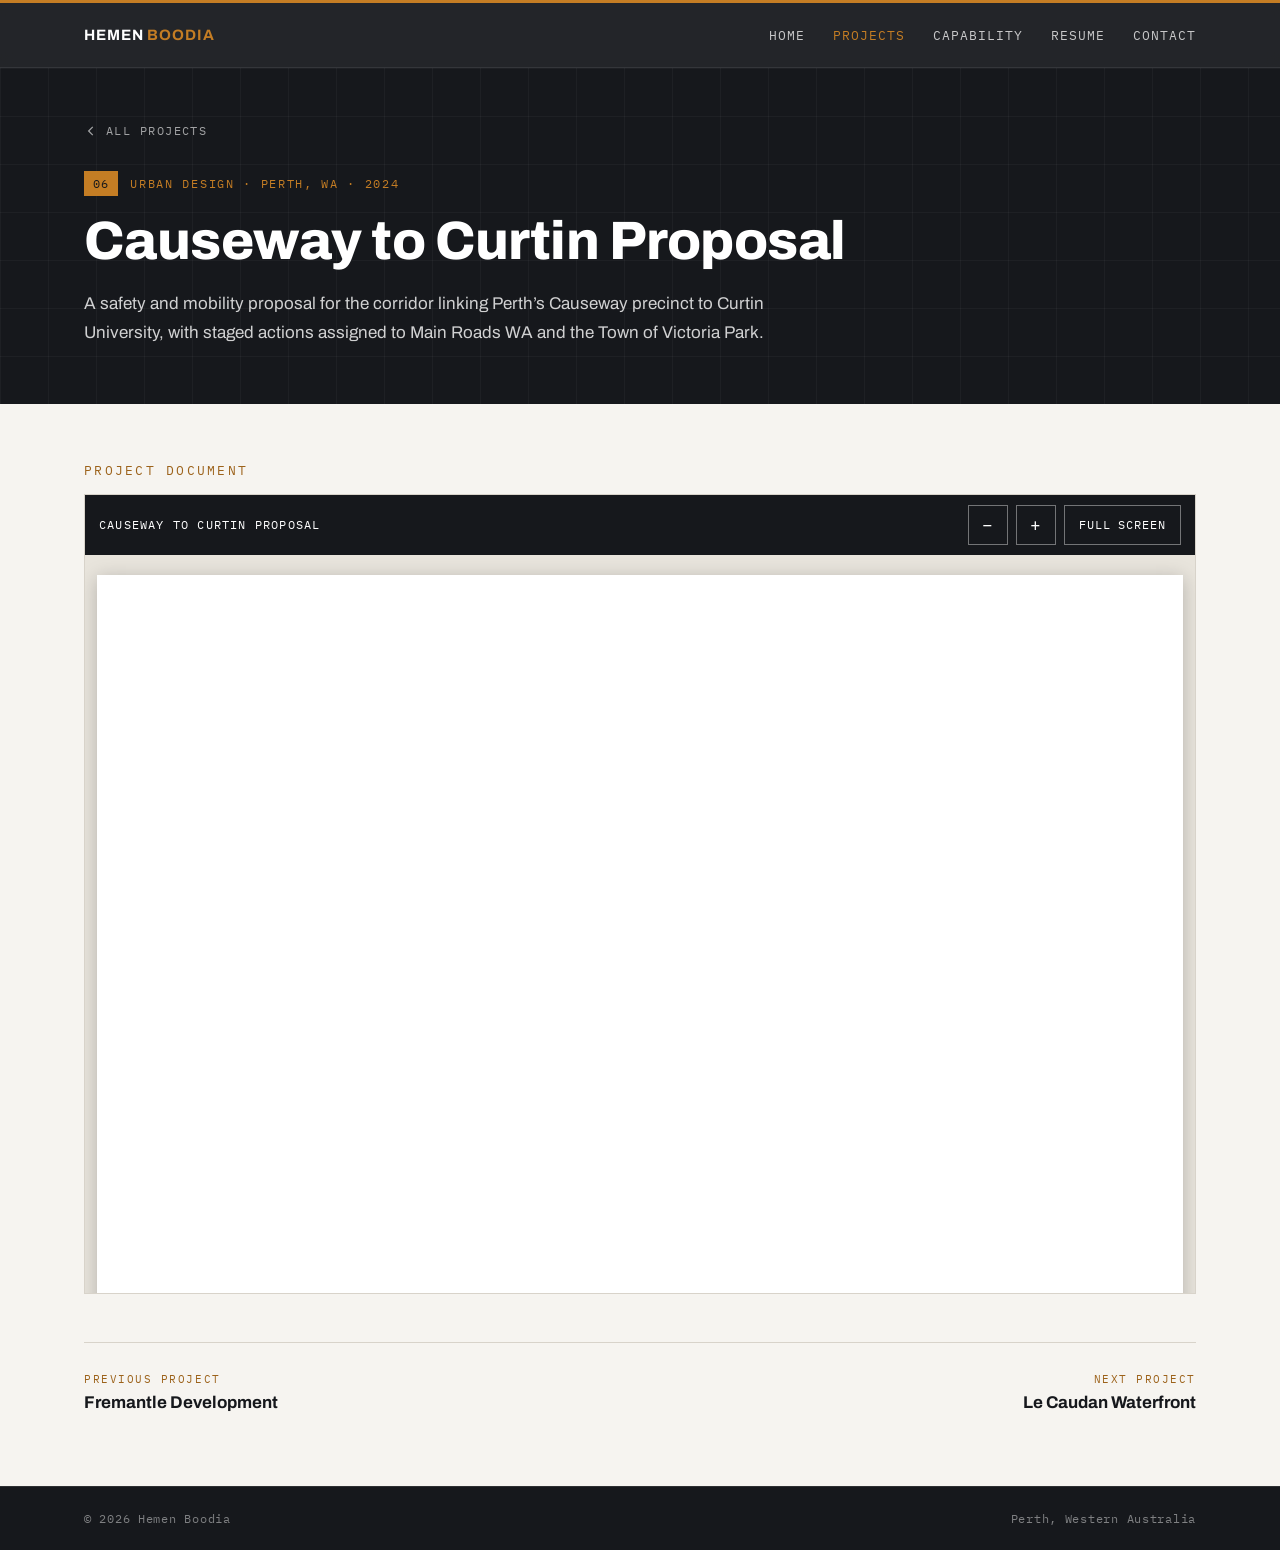
<file: projects/causeway-to-curtin-proposal/index.html>
<!DOCTYPE html>
<html lang="en">
<head>
<meta charset="UTF-8">
<meta name="viewport" content="width=device-width, initial-scale=1.0">
<title>Causeway to Curtin Proposal | Hemen Boodia</title>
<meta name="description" content="A safety and mobility proposal for the corridor linking Perth's Causeway precinct to Curtin University, with staged actions assigned to Main Roads WA and the Town of Victoria Park.">
<meta property="og:title" content="Causeway to Curtin Proposal | Hemen Boodia">
<meta property="og:description" content="A safety and mobility proposal for the corridor linking Perth's Causeway precinct to Curtin University, with staged actions assigned to Main Roads WA and the Town of Victoria Park.">
<meta property="og:type" content="article">
<link rel="icon" href="data:image/svg+xml,%3Csvg xmlns='http://www.w3.org/2000/svg' viewBox='0 0 32 32'%3E%3Crect width='32' height='32' fill='%2316181c'/%3E%3Cpath d='M8 24V10l8-4 8 4v14' stroke='%23c47d24' stroke-width='2.5' fill='none'/%3E%3C/svg%3E">
<link rel="preconnect" href="https://fonts.googleapis.com">
<link rel="preconnect" href="https://fonts.gstatic.com" crossorigin>
<link href="https://fonts.googleapis.com/css2?family=Archivo:wght@400;500;600;700;800&family=IBM+Plex+Mono:wght@400;500&display=swap" rel="stylesheet">
<link rel="stylesheet" href="../../assets/site.css">
</head>
<body>

<header class="nav">
  <div class="wrap nav-inner">
    <a class="nav-name" href="../../index.html">Hemen<span>&nbsp;Boodia</span></a>
    <button class="nav-toggle" id="nav-toggle" aria-expanded="false" aria-controls="site-menu" aria-label="Menu">
      <span></span><span></span><span></span>
    </button>
    <nav class="links" id="site-menu" aria-label="Site">
      <a href="../../index.html">Home</a>
      <a href="../" aria-current="page">Projects</a>
      <a href="../../capability/">Capability</a>
      <a class="doc-link" href="../../assets/Hemen_Boodia_Resume.pdf"
         data-doc-title="Resume, Hemen Boodia"
         data-download="../../assets/Hemen_Boodia_Resume.pdf"
         data-download-label="Download resume">Resume</a>
      <a href="../../contact/">Contact</a>
    </nav>
  </div>
</header>

<main>
  <section class="p-hero" aria-label="Project">
    <div class="wrap">
      <a class="back" href="../">
        <svg width="14" height="14" viewBox="0 0 24 24" fill="none" stroke="currentColor" stroke-width="2.2" aria-hidden="true"><path d="M15 5l-7 7 7 7"/></svg>
        All projects
      </a>
      <p class="p-tag"><span class="p-no">06</span> Urban Design &middot; Perth, WA &middot; 2024</p>
      <h1>Causeway to Curtin Proposal</h1>
      <p class="lede">A safety and mobility proposal for the corridor linking Perth&rsquo;s Causeway precinct to Curtin University, with staged actions assigned to Main Roads WA and the Town of Victoria Park.</p>
    </div>
  </section>

  <section class="p-main" aria-label="Project content">
    <div class="wrap">
      <div>
        <p class="block-title">Project document</p>
        <div class="doc-panel" data-doc="../../assets/docs/causeway-to-curtin.pdf">
          <div class="doc-toolbar">
            <span class="dt-title">Causeway to Curtin Proposal<span class="dt-count"></span></span>
            <div class="dt-tools">
              <button class="dt-btn dt-zoom-out" aria-label="Zoom out">&minus;</button>
              <button class="dt-btn dt-zoom-in" aria-label="Zoom in">+</button>
              <button class="dt-btn wide dt-fullscreen" aria-label="View document full screen">Full screen</button>
            </div>
          </div>
          <p class="doc-status">Loading document&hellip;</p>
          <div class="doc-pages"></div>
        </div>
      </div>
      <nav class="p-nav" aria-label="Other projects">
        <a class="prev" href="../fremantle-development/"><span class="lbl">Previous project</span><span class="ttl">Fremantle Development</span></a>
        <a class="next" href="../le-caudan-waterfront/"><span class="lbl">Next project</span><span class="ttl">Le Caudan Waterfront</span></a>
      </nav>
    </div>
  </section>
</main>

<footer>
  <div class="wrap">
    <span>&copy; 2026 Hemen Boodia</span>
    <span>Perth, Western Australia</span>
  </div>
</footer>

<div class="doc-viewer" id="doc-viewer" role="dialog" aria-modal="true" aria-label="Document viewer">
  <div class="dv-bar">
    <span class="dv-title" id="dv-title">Document</span>
    <div class="dv-tools">
      <button class="dv-zoom" id="dv-zoom-out" aria-label="Zoom out">&minus;</button>
      <button class="dv-zoom" id="dv-zoom-in" aria-label="Zoom in">+</button>
      <button class="dv-close" id="dv-close" aria-label="Close document">&#10005;</button>
    </div>
  </div>
  <div class="dv-scroll" id="dv-scroll">
    <p class="dv-status" id="dv-status">Loading document&hellip;</p>
    <div class="dv-pages" id="dv-pages"></div>
  </div>
  <a class="dv-dl" id="dv-dl" download hidden>
    <svg width="13" height="13" viewBox="0 0 24 24" fill="none" stroke="currentColor" stroke-width="2" aria-hidden="true"><path d="M12 3v12"/><path d="m7 11 5 5 5-5"/><path d="M4 21h16"/></svg>
    <span id="dv-dl-label">Download</span>
  </a>
</div>

<script type="module" src="../../assets/site.js"></script>
</body>
</html>
</file>
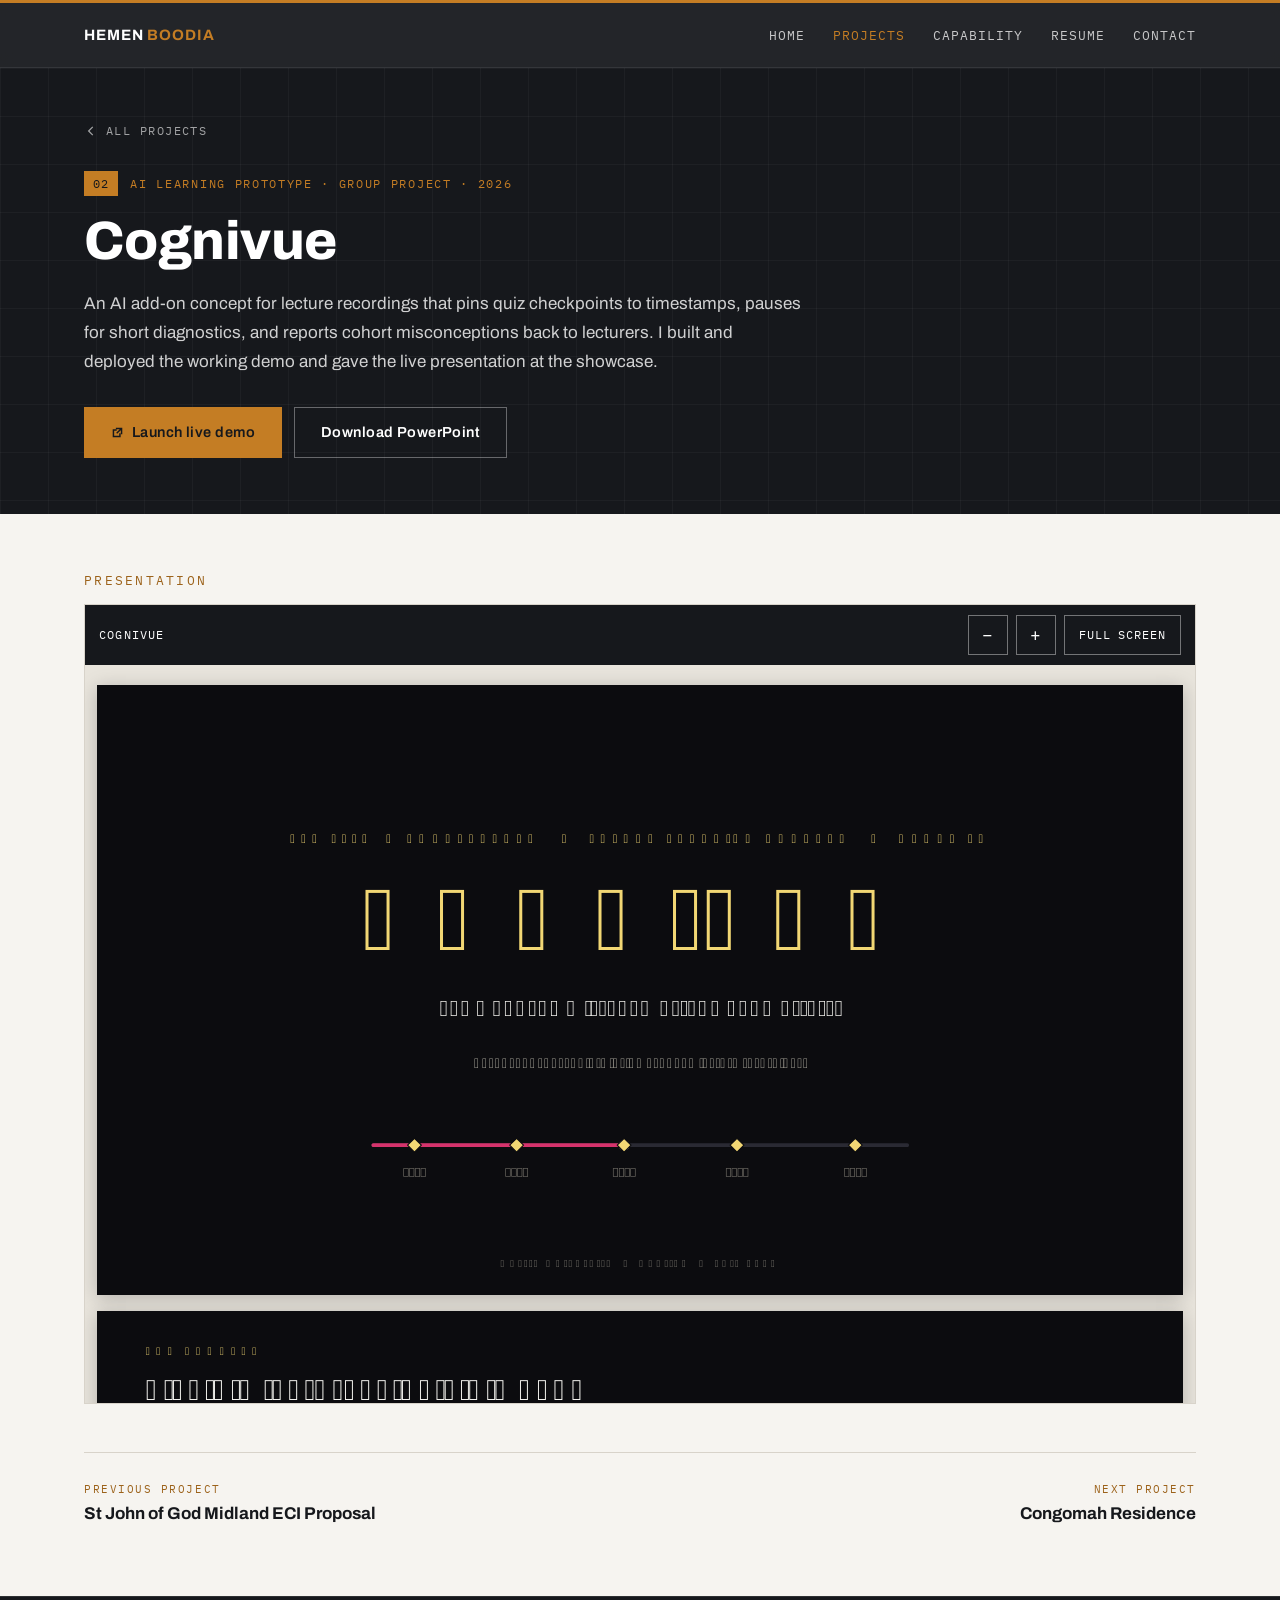
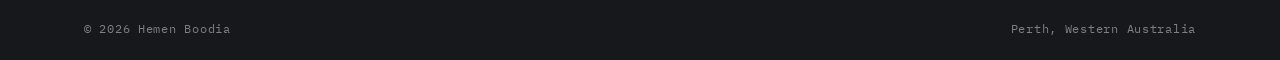
<file: projects/cognivue/index.html>
<!DOCTYPE html>
<html lang="en">
<head>
<meta charset="UTF-8">
<meta name="viewport" content="width=device-width, initial-scale=1.0">
<title>Cognivue | Hemen Boodia</title>
<meta name="description" content="An AI add-on concept for lecture recordings that pins quiz checkpoints to timestamps, pauses for short diagnostics, and reports cohort misconceptions back to lecturers. I built and deployed the working demo and gave the live presentation at the showcase.">
<meta property="og:title" content="Cognivue | Hemen Boodia">
<meta property="og:description" content="An AI add-on concept for lecture recordings that pins quiz checkpoints to timestamps, pauses for short diagnostics, and reports cohort misconceptions back to lecturers. I built and deployed the working demo and gave the live presentation at the showcase.">
<meta property="og:type" content="article">
<link rel="icon" href="data:image/svg+xml,%3Csvg xmlns='http://www.w3.org/2000/svg' viewBox='0 0 32 32'%3E%3Crect width='32' height='32' fill='%2316181c'/%3E%3Cpath d='M8 24V10l8-4 8 4v14' stroke='%23c47d24' stroke-width='2.5' fill='none'/%3E%3C/svg%3E">
<link rel="preconnect" href="https://fonts.googleapis.com">
<link rel="preconnect" href="https://fonts.gstatic.com" crossorigin>
<link href="https://fonts.googleapis.com/css2?family=Archivo:wght@400;500;600;700;800&family=IBM+Plex+Mono:wght@400;500&display=swap" rel="stylesheet">
<link rel="stylesheet" href="../../assets/site.css">
</head>
<body>

<header class="nav">
  <div class="wrap nav-inner">
    <a class="nav-name" href="../../index.html">Hemen<span>&nbsp;Boodia</span></a>
    <button class="nav-toggle" id="nav-toggle" aria-expanded="false" aria-controls="site-menu" aria-label="Menu">
      <span></span><span></span><span></span>
    </button>
    <nav class="links" id="site-menu" aria-label="Site">
      <a href="../../index.html">Home</a>
      <a href="../" aria-current="page">Projects</a>
      <a href="../../capability/">Capability</a>
      <a class="doc-link" href="../../assets/Hemen_Boodia_Resume.pdf"
         data-doc-title="Resume, Hemen Boodia"
         data-download="../../assets/Hemen_Boodia_Resume.pdf"
         data-download-label="Download resume">Resume</a>
      <a href="../../contact/">Contact</a>
    </nav>
  </div>
</header>

<main>
  <section class="p-hero" aria-label="Project">
    <div class="wrap">
      <a class="back" href="../">
        <svg width="14" height="14" viewBox="0 0 24 24" fill="none" stroke="currentColor" stroke-width="2.2" aria-hidden="true"><path d="M15 5l-7 7 7 7"/></svg>
        All projects
      </a>
      <p class="p-tag"><span class="p-no">02</span> AI Learning Prototype &middot; Group Project &middot; 2026</p>
      <h1>Cognivue</h1>
      <p class="lede">An AI add-on concept for lecture recordings that pins quiz checkpoints to timestamps, pauses for short diagnostics, and reports cohort misconceptions back to lecturers. I built and deployed the working demo and gave the live presentation at the showcase.</p>
      <div class="actions">
        <a class="btn btn-solid" target="_blank" rel="noopener" href="https://hboodia-png.github.io/ai-ilecture-checkpoints-demo">
          <svg width="13" height="13" viewBox="0 0 16 16" fill="none" stroke="currentColor" stroke-width="1.8" aria-hidden="true"><path d="M6 3h7v7M13 3 7 9"/><path d="M11 9v4H3V5h4"/></svg>
          Launch live demo</a>
        <a class="btn btn-ghost" href="../../assets/Cognivue_Presentation.pptx" download>Download PowerPoint</a>
      </div>
    </div>
  </section>

  <section class="p-main" aria-label="Project content">
    <div class="wrap">
      <div>
        <p class="block-title">Presentation</p>
        <div class="doc-panel" data-doc="../../assets/docs/cognivue-presentation.pdf">
          <div class="doc-toolbar">
            <span class="dt-title">Cognivue<span class="dt-count"></span></span>
            <div class="dt-tools">
              <button class="dt-btn dt-zoom-out" aria-label="Zoom out">&minus;</button>
              <button class="dt-btn dt-zoom-in" aria-label="Zoom in">+</button>
              <button class="dt-btn wide dt-fullscreen" aria-label="View document full screen">Full screen</button>
            </div>
          </div>
          <p class="doc-status">Loading document&hellip;</p>
          <div class="doc-pages"></div>
        </div>
      </div>
      <nav class="p-nav" aria-label="Other projects">
        <a class="prev" href="../st-john-of-god-midland-eci-proposal/"><span class="lbl">Previous project</span><span class="ttl">St John of God Midland ECI Proposal</span></a>
        <a class="next" href="../congomah-residence/"><span class="lbl">Next project</span><span class="ttl">Congomah Residence</span></a>
      </nav>
    </div>
  </section>
</main>

<footer>
  <div class="wrap">
    <span>&copy; 2026 Hemen Boodia</span>
    <span>Perth, Western Australia</span>
  </div>
</footer>

<div class="doc-viewer" id="doc-viewer" role="dialog" aria-modal="true" aria-label="Document viewer">
  <div class="dv-bar">
    <span class="dv-title" id="dv-title">Document</span>
    <div class="dv-tools">
      <button class="dv-zoom" id="dv-zoom-out" aria-label="Zoom out">&minus;</button>
      <button class="dv-zoom" id="dv-zoom-in" aria-label="Zoom in">+</button>
      <button class="dv-close" id="dv-close" aria-label="Close document">&#10005;</button>
    </div>
  </div>
  <div class="dv-scroll" id="dv-scroll">
    <p class="dv-status" id="dv-status">Loading document&hellip;</p>
    <div class="dv-pages" id="dv-pages"></div>
  </div>
  <a class="dv-dl" id="dv-dl" download hidden>
    <svg width="13" height="13" viewBox="0 0 24 24" fill="none" stroke="currentColor" stroke-width="2" aria-hidden="true"><path d="M12 3v12"/><path d="m7 11 5 5 5-5"/><path d="M4 21h16"/></svg>
    <span id="dv-dl-label">Download</span>
  </a>
</div>

<script type="module" src="../../assets/site.js"></script>
</body>
</html>
</file>
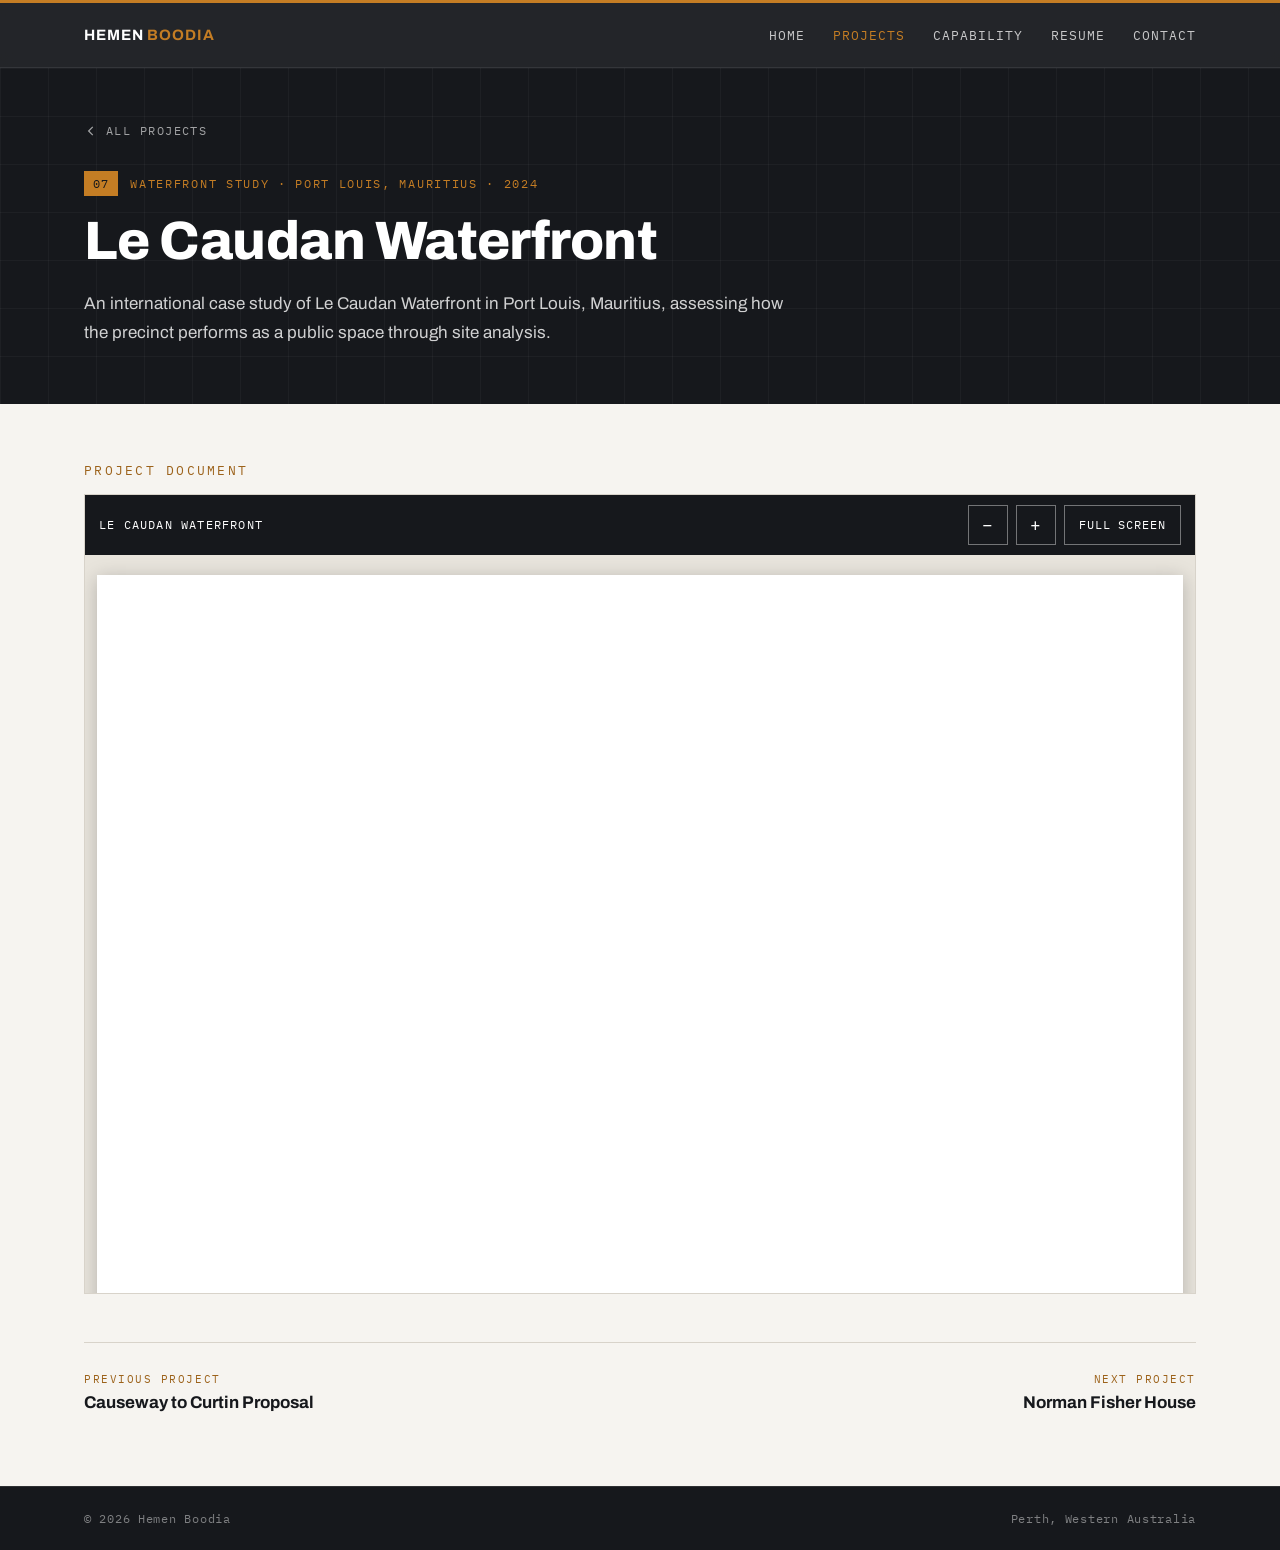
<file: projects/le-caudan-waterfront/index.html>
<!DOCTYPE html>
<html lang="en">
<head>
<meta charset="UTF-8">
<meta name="viewport" content="width=device-width, initial-scale=1.0">
<title>Le Caudan Waterfront | Hemen Boodia</title>
<meta name="description" content="An international case study of Le Caudan Waterfront in Port Louis, Mauritius, assessing how the precinct performs as a public space through site analysis.">
<meta property="og:title" content="Le Caudan Waterfront | Hemen Boodia">
<meta property="og:description" content="An international case study of Le Caudan Waterfront in Port Louis, Mauritius, assessing how the precinct performs as a public space through site analysis.">
<meta property="og:type" content="article">
<link rel="icon" href="data:image/svg+xml,%3Csvg xmlns='http://www.w3.org/2000/svg' viewBox='0 0 32 32'%3E%3Crect width='32' height='32' fill='%2316181c'/%3E%3Cpath d='M8 24V10l8-4 8 4v14' stroke='%23c47d24' stroke-width='2.5' fill='none'/%3E%3C/svg%3E">
<link rel="preconnect" href="https://fonts.googleapis.com">
<link rel="preconnect" href="https://fonts.gstatic.com" crossorigin>
<link href="https://fonts.googleapis.com/css2?family=Archivo:wght@400;500;600;700;800&family=IBM+Plex+Mono:wght@400;500&display=swap" rel="stylesheet">
<link rel="stylesheet" href="../../assets/site.css">
</head>
<body>

<header class="nav">
  <div class="wrap nav-inner">
    <a class="nav-name" href="../../index.html">Hemen<span>&nbsp;Boodia</span></a>
    <button class="nav-toggle" id="nav-toggle" aria-expanded="false" aria-controls="site-menu" aria-label="Menu">
      <span></span><span></span><span></span>
    </button>
    <nav class="links" id="site-menu" aria-label="Site">
      <a href="../../index.html">Home</a>
      <a href="../" aria-current="page">Projects</a>
      <a href="../../capability/">Capability</a>
      <a class="doc-link" href="../../assets/Hemen_Boodia_Resume.pdf"
         data-doc-title="Resume, Hemen Boodia"
         data-download="../../assets/Hemen_Boodia_Resume.pdf"
         data-download-label="Download resume">Resume</a>
      <a href="../../contact/">Contact</a>
    </nav>
  </div>
</header>

<main>
  <section class="p-hero" aria-label="Project">
    <div class="wrap">
      <a class="back" href="../">
        <svg width="14" height="14" viewBox="0 0 24 24" fill="none" stroke="currentColor" stroke-width="2.2" aria-hidden="true"><path d="M15 5l-7 7 7 7"/></svg>
        All projects
      </a>
      <p class="p-tag"><span class="p-no">07</span> Waterfront Study &middot; Port Louis, Mauritius &middot; 2024</p>
      <h1>Le Caudan Waterfront</h1>
      <p class="lede">An international case study of Le Caudan Waterfront in Port Louis, Mauritius, assessing how the precinct performs as a public space through site analysis.</p>
    </div>
  </section>

  <section class="p-main" aria-label="Project content">
    <div class="wrap">
      <div>
        <p class="block-title">Project document</p>
        <div class="doc-panel" data-doc="../../assets/docs/le-caudan-waterfront.pdf">
          <div class="doc-toolbar">
            <span class="dt-title">Le Caudan Waterfront<span class="dt-count"></span></span>
            <div class="dt-tools">
              <button class="dt-btn dt-zoom-out" aria-label="Zoom out">&minus;</button>
              <button class="dt-btn dt-zoom-in" aria-label="Zoom in">+</button>
              <button class="dt-btn wide dt-fullscreen" aria-label="View document full screen">Full screen</button>
            </div>
          </div>
          <p class="doc-status">Loading document&hellip;</p>
          <div class="doc-pages"></div>
        </div>
      </div>
      <nav class="p-nav" aria-label="Other projects">
        <a class="prev" href="../causeway-to-curtin-proposal/"><span class="lbl">Previous project</span><span class="ttl">Causeway to Curtin Proposal</span></a>
        <a class="next" href="../norman-fisher-house/"><span class="lbl">Next project</span><span class="ttl">Norman Fisher House</span></a>
      </nav>
    </div>
  </section>
</main>

<footer>
  <div class="wrap">
    <span>&copy; 2026 Hemen Boodia</span>
    <span>Perth, Western Australia</span>
  </div>
</footer>

<div class="doc-viewer" id="doc-viewer" role="dialog" aria-modal="true" aria-label="Document viewer">
  <div class="dv-bar">
    <span class="dv-title" id="dv-title">Document</span>
    <div class="dv-tools">
      <button class="dv-zoom" id="dv-zoom-out" aria-label="Zoom out">&minus;</button>
      <button class="dv-zoom" id="dv-zoom-in" aria-label="Zoom in">+</button>
      <button class="dv-close" id="dv-close" aria-label="Close document">&#10005;</button>
    </div>
  </div>
  <div class="dv-scroll" id="dv-scroll">
    <p class="dv-status" id="dv-status">Loading document&hellip;</p>
    <div class="dv-pages" id="dv-pages"></div>
  </div>
  <a class="dv-dl" id="dv-dl" download hidden>
    <svg width="13" height="13" viewBox="0 0 24 24" fill="none" stroke="currentColor" stroke-width="2" aria-hidden="true"><path d="M12 3v12"/><path d="m7 11 5 5 5-5"/><path d="M4 21h16"/></svg>
    <span id="dv-dl-label">Download</span>
  </a>
</div>

<script type="module" src="../../assets/site.js"></script>
</body>
</html>
</file>
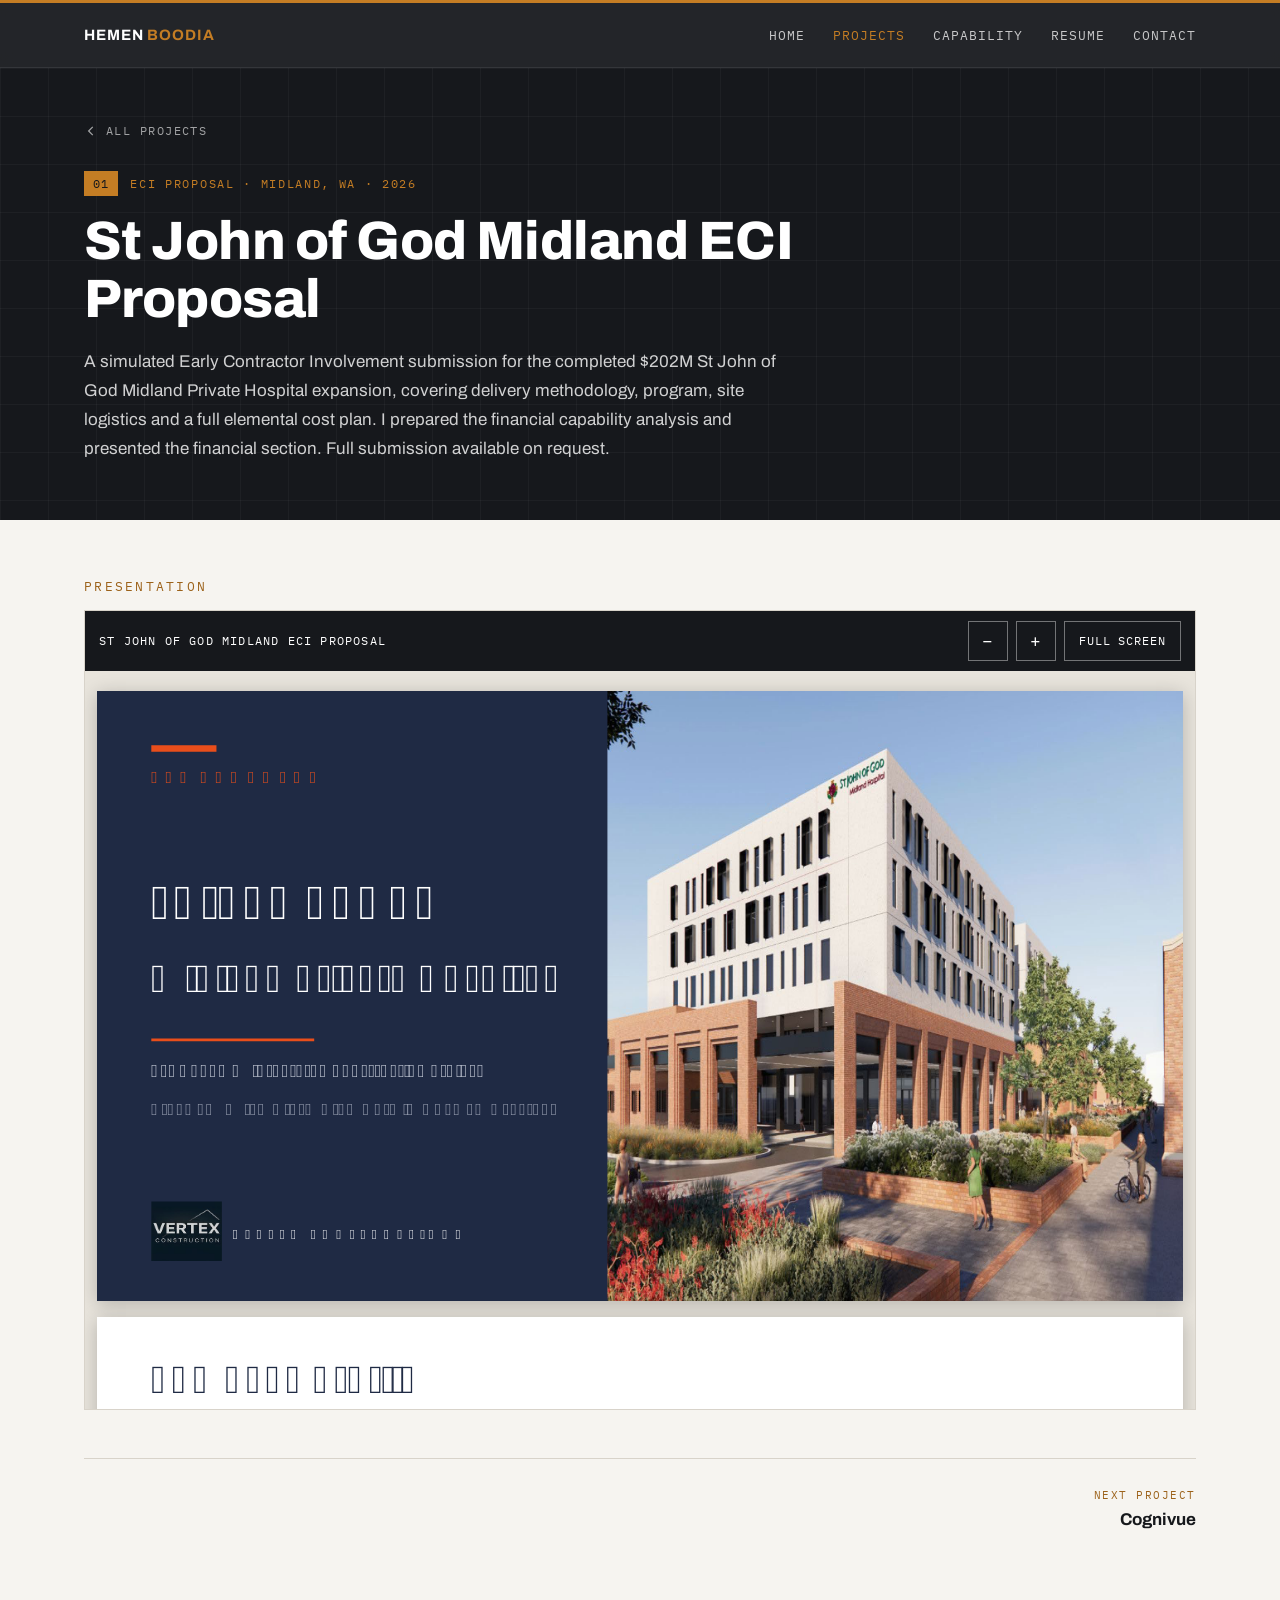
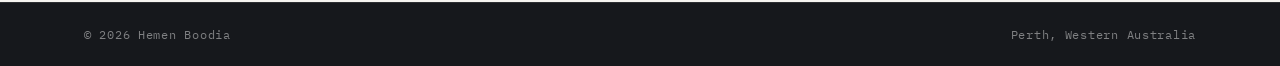
<file: projects/st-john-of-god-midland-eci-proposal/index.html>
<!DOCTYPE html>
<html lang="en">
<head>
<meta charset="UTF-8">
<meta name="viewport" content="width=device-width, initial-scale=1.0">
<title>St John of God Midland ECI Proposal | Hemen Boodia</title>
<meta name="description" content="A simulated Early Contractor Involvement submission for the completed $202M St John of God Midland Private Hospital expansion, covering delivery methodology, program, site logistics and a full elemental cost plan. I prepared the financial capability analysis and presented the financial section. Full submission available on request.">
<meta property="og:title" content="St John of God Midland ECI Proposal | Hemen Boodia">
<meta property="og:description" content="A simulated Early Contractor Involvement submission for the completed $202M St John of God Midland Private Hospital expansion, covering delivery methodology, program, site logistics and a full elemental cost plan. I prepared the financial capability analysis and presented the financial section. Full submission available on request.">
<meta property="og:type" content="article">
<link rel="icon" href="data:image/svg+xml,%3Csvg xmlns='http://www.w3.org/2000/svg' viewBox='0 0 32 32'%3E%3Crect width='32' height='32' fill='%2316181c'/%3E%3Cpath d='M8 24V10l8-4 8 4v14' stroke='%23c47d24' stroke-width='2.5' fill='none'/%3E%3C/svg%3E">
<link rel="preconnect" href="https://fonts.googleapis.com">
<link rel="preconnect" href="https://fonts.gstatic.com" crossorigin>
<link href="https://fonts.googleapis.com/css2?family=Archivo:wght@400;500;600;700;800&family=IBM+Plex+Mono:wght@400;500&display=swap" rel="stylesheet">
<link rel="stylesheet" href="../../assets/site.css">
</head>
<body>

<header class="nav">
  <div class="wrap nav-inner">
    <a class="nav-name" href="../../index.html">Hemen<span>&nbsp;Boodia</span></a>
    <button class="nav-toggle" id="nav-toggle" aria-expanded="false" aria-controls="site-menu" aria-label="Menu">
      <span></span><span></span><span></span>
    </button>
    <nav class="links" id="site-menu" aria-label="Site">
      <a href="../../index.html">Home</a>
      <a href="../" aria-current="page">Projects</a>
      <a href="../../capability/">Capability</a>
      <a class="doc-link" href="../../assets/Hemen_Boodia_Resume.pdf"
         data-doc-title="Resume, Hemen Boodia"
         data-download="../../assets/Hemen_Boodia_Resume.pdf"
         data-download-label="Download resume">Resume</a>
      <a href="../../contact/">Contact</a>
    </nav>
  </div>
</header>

<main>
  <section class="p-hero" aria-label="Project">
    <div class="wrap">
      <a class="back" href="../">
        <svg width="14" height="14" viewBox="0 0 24 24" fill="none" stroke="currentColor" stroke-width="2.2" aria-hidden="true"><path d="M15 5l-7 7 7 7"/></svg>
        All projects
      </a>
      <p class="p-tag"><span class="p-no">01</span> ECI Proposal &middot; Midland, WA &middot; 2026</p>
      <h1>St John of God Midland ECI Proposal</h1>
      <p class="lede">A simulated Early Contractor Involvement submission for the completed $202M St John of God Midland Private Hospital expansion, covering delivery methodology, program, site logistics and a full elemental cost plan. I prepared the financial capability analysis and presented the financial section. Full submission available on request.</p>
    </div>
  </section>

  <section class="p-main" aria-label="Project content">
    <div class="wrap">
      <div>
        <p class="block-title">Presentation</p>
        <div class="doc-panel" data-doc="../../assets/docs/sjog-midland-eci-presentation.pdf">
          <div class="doc-toolbar">
            <span class="dt-title">St John of God Midland ECI Proposal<span class="dt-count"></span></span>
            <div class="dt-tools">
              <button class="dt-btn dt-zoom-out" aria-label="Zoom out">&minus;</button>
              <button class="dt-btn dt-zoom-in" aria-label="Zoom in">+</button>
              <button class="dt-btn wide dt-fullscreen" aria-label="View document full screen">Full screen</button>
            </div>
          </div>
          <p class="doc-status">Loading document&hellip;</p>
          <div class="doc-pages"></div>
        </div>
      </div>
      <nav class="p-nav" aria-label="Other projects">
        <a class="next" href="../cognivue/"><span class="lbl">Next project</span><span class="ttl">Cognivue</span></a>
      </nav>
    </div>
  </section>
</main>

<footer>
  <div class="wrap">
    <span>&copy; 2026 Hemen Boodia</span>
    <span>Perth, Western Australia</span>
  </div>
</footer>

<div class="doc-viewer" id="doc-viewer" role="dialog" aria-modal="true" aria-label="Document viewer">
  <div class="dv-bar">
    <span class="dv-title" id="dv-title">Document</span>
    <div class="dv-tools">
      <button class="dv-zoom" id="dv-zoom-out" aria-label="Zoom out">&minus;</button>
      <button class="dv-zoom" id="dv-zoom-in" aria-label="Zoom in">+</button>
      <button class="dv-close" id="dv-close" aria-label="Close document">&#10005;</button>
    </div>
  </div>
  <div class="dv-scroll" id="dv-scroll">
    <p class="dv-status" id="dv-status">Loading document&hellip;</p>
    <div class="dv-pages" id="dv-pages"></div>
  </div>
  <a class="dv-dl" id="dv-dl" download hidden>
    <svg width="13" height="13" viewBox="0 0 24 24" fill="none" stroke="currentColor" stroke-width="2" aria-hidden="true"><path d="M12 3v12"/><path d="m7 11 5 5 5-5"/><path d="M4 21h16"/></svg>
    <span id="dv-dl-label">Download</span>
  </a>
</div>

<script type="module" src="../../assets/site.js"></script>
</body>
</html>
</file>
<file: assets/site.css>
:root {
    --ink: #16181c;
    --ink-soft: #3a3e45;
    --paper: #f6f4f0;
    --card: #ffffff;
    --line: #d8d3ca;
    --accent: #c47d24;
    --accent-dark: #9c621a;
    --mono: "IBM Plex Mono", ui-monospace, monospace;
    --sans: "Archivo", system-ui, -apple-system, "Segoe UI", sans-serif;
  }
  * { margin: 0; padding: 0; box-sizing: border-box; }
  html { scroll-behavior: smooth; }
  @media (prefers-reduced-motion: reduce) {
    html { scroll-behavior: auto; }
    *, *::before, *::after { transition: none !important; animation: none !important; }
  }
  body {
    font-family: var(--sans);
    background: var(--paper);
    color: var(--ink);
    line-height: 1.6;
    -webkit-font-smoothing: antialiased;
  }
  img { max-width: 100%; display: block; }
  a { color: inherit; }
  section { scroll-margin-top: 70px; }

  .wrap { max-width: 1160px; margin: 0 auto; padding: 0 24px; }

  /* ---------- Nav ---------- */
  header.nav {
    position: sticky; top: 0; z-index: 50;
    background: rgba(22, 24, 28, 0.94);
    backdrop-filter: blur(8px);
    border-bottom: 1px solid rgba(255,255,255,0.08);
    border-top: 3px solid var(--accent);
  }
  .nav-inner {
    display: flex; align-items: center; justify-content: space-between;
    height: 64px;
  }
  .nav-name {
    color: #fff; text-decoration: none;
    font-weight: 700; letter-spacing: 0.06em; font-size: 15px;
    text-transform: uppercase; white-space: nowrap;
  }
  .nav-name span { color: var(--accent); }
  nav.links { display: flex; gap: 28px; }
  nav.links a {
    color: rgba(255,255,255,0.75); text-decoration: none;
    font-family: var(--mono); font-size: 12.5px; letter-spacing: 0.08em;
    text-transform: uppercase;
    transition: color 0.15s;
  }
  nav.links a:hover, nav.links a:focus-visible { color: var(--accent); }
  .nav-toggle {
    display: none;
    width: 44px; height: 44px; flex: none;
    background: none; border: 1px solid rgba(255,255,255,0.35);
    cursor: pointer; padding: 0;
    align-items: center; justify-content: center; flex-direction: column; gap: 5px;
  }
  .nav-toggle span { display: block; width: 20px; height: 2px; background: #fff; transition: transform 0.2s, opacity 0.2s; }
  .nav-toggle:hover, .nav-toggle:focus-visible { border-color: var(--accent); }
  .nav-toggle[aria-expanded="true"] span:nth-child(1) { transform: translateY(7px) rotate(45deg); }
  .nav-toggle[aria-expanded="true"] span:nth-child(2) { opacity: 0; }
  .nav-toggle[aria-expanded="true"] span:nth-child(3) { transform: translateY(-7px) rotate(-45deg); }
  @media (max-width: 680px) {
    .wrap { padding: 0 18px; }
    .nav-toggle { display: flex; }
    nav.links {
      display: none;
      position: absolute; top: 100%; left: 0; right: 0;
      flex-direction: column; gap: 0;
      background: rgba(22, 24, 28, 0.98);
      border-bottom: 1px solid rgba(255,255,255,0.15);
      padding: 4px 0 10px;
    }
    nav.links.open { display: flex; }
    nav.links a {
      font-size: 14px; letter-spacing: 0.08em;
      padding: 15px 24px;
      border-top: 1px solid rgba(255,255,255,0.08);
    }
    nav.links a:first-child { border-top: none; }
  }

  /* ---------- Hero ---------- */
  .hero {
    background:
      linear-gradient(rgba(255,255,255,0.035) 1px, transparent 1px),
      linear-gradient(90deg, rgba(255,255,255,0.035) 1px, transparent 1px),
      var(--ink);
    background-size: 48px 48px, 48px 48px, auto;
    color: #fff;
    padding: 96px 0 88px;
  }
  .hero .kicker {
    font-family: var(--mono); font-size: 13px; letter-spacing: 0.18em;
    text-transform: uppercase; color: var(--accent); margin-bottom: 20px;
  }
  .hero h1 {
    font-size: clamp(42px, 7vw, 76px);
    font-weight: 800; line-height: 1.02; letter-spacing: -0.015em;
    text-transform: uppercase;
    max-width: 800px;
  }
  .hero p.lede {
    margin-top: 28px; max-width: 660px;
    font-size: 18px; color: rgba(255,255,255,0.78); line-height: 1.7;
  }
  .hero .cta-row { margin-top: 40px; display: flex; gap: 14px; flex-wrap: wrap; }
  .btn {
    display: inline-flex; align-items: center; gap: 8px;
    padding: 13px 26px; text-decoration: none;
    font-weight: 600; font-size: 14.5px; letter-spacing: 0.03em;
    border: 1px solid transparent; cursor: pointer;
    transition: background 0.15s, color 0.15s, border-color 0.15s;
  }
  .btn-solid { background: var(--accent); color: #16181c; }
  .btn-solid:hover, .btn-solid:focus-visible { background: #d99334; }
  .btn-ghost { border-color: rgba(255,255,255,0.35); color: #fff; }
  .btn-ghost:hover, .btn-ghost:focus-visible { border-color: var(--accent); color: var(--accent); }

  .hero .scope-row {
    margin-top: 56px; padding-top: 28px;
    border-top: 1px solid rgba(255,255,255,0.12);
    display: flex; flex-wrap: wrap; gap: 10px 34px;
    font-family: var(--mono); font-size: 12.5px; letter-spacing: 0.1em;
    text-transform: uppercase; color: rgba(255,255,255,0.55);
  }
  .hero .scope-row b { color: rgba(255,255,255,0.85); font-weight: 500; }
  .hero-photo {
    width: 160px; height: 160px;
    border-radius: 50%;
    object-fit: cover;
    border: 3px solid var(--accent);
    margin-bottom: 26px;
  }
  @media (min-width: 1080px) {
    .hero .wrap {
      display: grid;
      grid-template-columns: minmax(0, 1fr) auto;
      grid-template-areas:
        "kicker kicker"
        "headline photo"
        "lede photo"
        "cta cta"
        "scope scope";
      column-gap: 40px;
    }
    .hero .kicker { grid-area: kicker; }
    .hero h1 { grid-area: headline; }
    .hero p.lede { grid-area: lede; }
    .hero .cta-row { grid-area: cta; }
    .hero .scope-row { grid-area: scope; }
    .hero-photo {
      grid-area: photo;
      width: 320px; height: 320px;
      align-self: center; justify-self: end;
      margin-bottom: 0;
    }
  }
  @media (max-width: 400px) {
    .hero { padding: 72px 0 64px; }
    .hero h1 { font-size: 36px; }
  }

  /* ---------- Section shells ---------- */
  section.block { padding: 88px 0; }
  .sec-head { margin-bottom: 56px; }
  .sec-head .kicker {
    font-family: var(--mono); font-size: 12.5px; letter-spacing: 0.18em;
    text-transform: uppercase; color: var(--accent-dark); margin-bottom: 12px;
  }
  .sec-head h2 {
    font-size: clamp(28px, 4vw, 42px); font-weight: 700;
    letter-spacing: -0.01em; text-transform: uppercase;
  }

  /* ---------- Projects ---------- */
  #projects { padding-top: 96px; }
  .project {
    display: grid; grid-template-columns: 7fr 5fr; gap: 48px;
    align-items: center;
    padding: 48px 0;
    border-top: 1px solid var(--line);
  }
  .project:last-of-type { border-bottom: 1px solid var(--line); }
  .project.flip .p-media { order: 2; }
  .project.flip .p-body { order: 1; }
  @media (max-width: 860px) {
    .project { grid-template-columns: 1fr; gap: 24px; }
    .project.flip .p-media { order: 0; }
    .project.flip .p-body { order: 1; }
  }
  .p-media {
    position: relative; overflow: hidden; background: #e8e4dc;
    border: 1px solid var(--line);
  }
  .p-media a.media-link { display: block; }
  .p-media a.media-link:focus-visible { outline: 3px solid var(--accent); outline-offset: -3px; }
  .p-media img {
    width: 100%; aspect-ratio: 16 / 10; object-fit: cover; object-position: top;
    transition: transform 0.35s ease;
  }
  .p-media.wide img { aspect-ratio: 16 / 9; }
  .p-media.doc { background: #fff; }
  .p-media.doc img {
    aspect-ratio: auto; height: auto; max-height: 640px;
    object-fit: contain; object-position: center top;
  }
  .project:hover .p-media img { transform: scale(1.025); }
  .project:hover .p-media.doc img { transform: none; }
  .p-body .p-tag {
    font-family: var(--mono); font-size: 12px; letter-spacing: 0.14em;
    text-transform: uppercase; color: var(--accent-dark); margin-bottom: 10px;
    display: flex; align-items: center; gap: 12px; flex-wrap: wrap;
  }
  .p-tag .p-no {
    background: var(--ink); color: var(--accent);
    padding: 3px 9px; letter-spacing: 0.1em; flex: none;
  }
  .p-body h3 {
    font-size: clamp(22px, 2.6vw, 30px); font-weight: 700; line-height: 1.15;
    margin-bottom: 14px;
  }
  .p-body h3 a { text-decoration: none; transition: color 0.15s; }
  .p-body h3 a:hover, .p-body h3 a:focus-visible { color: var(--accent-dark); }
  .p-body p { color: var(--ink-soft); font-size: 15.5px; max-width: 46ch; }
  .p-actions { margin-top: 22px; display: flex; flex-wrap: wrap; gap: 10px; }
  .p-btn {
    display: inline-flex; align-items: center; gap: 7px;
    font-size: 13.5px; font-weight: 600; letter-spacing: 0.02em;
    padding: 10px 18px; text-decoration: none; cursor: pointer;
    border: 1px solid var(--ink); color: var(--ink); background: transparent;
    font-family: var(--sans);
    transition: background 0.15s, color 0.15s;
  }
  .p-btn:hover, .p-btn:focus-visible { background: var(--ink); color: #fff; }
  .p-btn.primary { background: var(--ink); color: #fff; }
  .p-btn.primary:hover, .p-btn.primary:focus-visible { background: var(--accent-dark); border-color: var(--accent-dark); }
  .p-btn svg { flex: none; }

  /* ---------- About ---------- */
  #about { background: #fff; border-top: 1px solid var(--line); border-bottom: 1px solid var(--line); }
  .about-grid { display: grid; grid-template-columns: 5fr 7fr; gap: 56px; align-items: start; }
  @media (max-width: 860px) { .about-grid { grid-template-columns: 1fr; gap: 28px; } }
  .about-grid .lead {
    font-size: clamp(20px, 2.4vw, 26px); font-weight: 600; line-height: 1.4;
    border-left: 3px solid var(--accent); padding-left: 22px;
  }
  .about-copy p { color: var(--ink-soft); margin-bottom: 18px; font-size: 16px; }
  .about-copy p.edu { color: var(--ink); }
  .cap-list {
    margin-top: 28px; display: grid; grid-template-columns: 1fr 1fr; gap: 12px 28px;
    list-style: none;
  }
  @media (max-width: 560px) { .cap-list { grid-template-columns: 1fr; } }
  .cap-list li {
    font-family: var(--mono); font-size: 13px; letter-spacing: 0.04em;
    padding: 10px 0; border-bottom: 1px solid var(--line);
    display: flex; align-items: center; gap: 10px;
  }
  .cap-list li::before { content: ""; width: 8px; height: 8px; background: var(--accent); flex: none; }
  .cap-list.soft li::before { background: var(--ink); }

  /* ---------- Contact ---------- */
  #contact { background: var(--ink); color: #fff; }
  #contact .sec-head .kicker { color: var(--accent); }
  #contact .sec-head { margin-bottom: 32px; }
  .contact-grid { display: flex; flex-wrap: wrap; gap: 20px 56px; align-items: center; }
  .contact-grid p.big { font-size: 19px; color: rgba(255,255,255,0.8); max-width: 520px; }
  .contact-items { display: flex; flex-direction: column; gap: 14px; }
  .contact-items a, .contact-items span {
    font-family: var(--mono); font-size: 14.5px; letter-spacing: 0.03em;
    color: #fff; text-decoration: none;
    display: inline-flex; align-items: center; gap: 12px;
  }
  .contact-items a:hover, .contact-items a:focus-visible { color: var(--accent); }
  .contact-items svg { color: var(--accent); flex: none; }

  footer {
    background: var(--ink); color: rgba(255,255,255,0.45);
    border-top: 1px solid rgba(255,255,255,0.1);
    padding: 22px 0; font-family: var(--mono); font-size: 12px; letter-spacing: 0.06em;
  }
  footer .wrap { display: flex; justify-content: space-between; flex-wrap: wrap; gap: 8px; }

  /* ---------- Modals ---------- */
  .modal {
    position: fixed; inset: 0; z-index: 100;
    background: rgba(10, 11, 13, 0.92);
    display: none; align-items: center; justify-content: center;
    padding: 4vh 4vw;
    overflow-y: auto;
    overscroll-behavior: contain;
  }
  .modal.open { display: flex; }
  .modal-box { width: min(1100px, 100%); margin: auto; }
  .gallery-main img { max-height: 72vh; }
  .modal-top {
    display: flex; justify-content: space-between; align-items: center;
    margin-bottom: 12px; color: #fff;
  }
  .modal-top .m-title { font-family: var(--mono); font-size: 13px; letter-spacing: 0.1em; text-transform: uppercase; }
  .m-close {
    background: none; border: 1px solid rgba(255,255,255,0.4); color: #fff;
    font-family: var(--mono); font-size: 12px; letter-spacing: 0.08em;
    padding: 8px 16px; cursor: pointer; text-transform: uppercase;
  }
  .m-close:hover, .m-close:focus-visible { border-color: var(--accent); color: var(--accent); }
  .video-frame { width: 100%; background: #000; }
  .video-frame video {
    display: block; width: 100%; height: auto;
    max-height: calc(100vh - 150px);
    max-height: calc(100dvh - 150px);
    background: #000;
  }

  .gallery-main { position: relative; background: #000; }
  .gallery-main img { width: 100%; aspect-ratio: 16 / 9; object-fit: contain; }
  .g-nav {
    position: absolute; top: 50%; transform: translateY(-50%);
    background: rgba(22,24,28,0.8); color: #fff; border: none;
    width: 46px; height: 46px; font-size: 20px; cursor: pointer;
  }
  .g-nav:hover, .g-nav:focus-visible { background: var(--accent); color: #16181c; }
  .g-prev { left: 0; } .g-next { right: 0; }
  .g-count {
    position: absolute; bottom: 0; right: 0;
    background: rgba(22,24,28,0.8); color: #fff;
    font-family: var(--mono); font-size: 12px; padding: 6px 12px; letter-spacing: 0.08em;
  }
  .g-thumbs {
    display: grid; grid-template-columns: repeat(10, 1fr); gap: 6px; margin-top: 8px;
  }
  @media (max-width: 700px) { .g-thumbs { grid-template-columns: repeat(5, 1fr); } }
  .g-thumbs button {
    padding: 0; border: 2px solid transparent; cursor: pointer; background: none;
    opacity: 0.55; transition: opacity 0.15s;
  }
  .g-thumbs button img { aspect-ratio: 16 / 9; object-fit: cover; width: 100%; }
  .g-thumbs button.active, .g-thumbs button:hover { opacity: 1; border-color: var(--accent); }

  /* ---------- Document viewer ---------- */
  .doc-viewer {
    position: fixed; top: 0; left: 0; width: 100%;
    height: 100vh; height: 100dvh;
    z-index: 200;
    background: #101114;
    display: none; flex-direction: column;
  }
  .doc-viewer.open { display: flex; }
  .dv-bar {
    flex: none;
    display: flex; justify-content: space-between; align-items: center; gap: 16px;
    padding: 12px 18px;
    background: rgba(22, 24, 28, 0.98);
    border-bottom: 1px solid rgba(255,255,255,0.12);
    color: #fff;
  }
  .dv-title {
    font-family: var(--mono); font-size: 12.5px; letter-spacing: 0.1em;
    text-transform: uppercase;
    overflow-wrap: anywhere;
  }
  .dv-tools { display: flex; gap: 8px; flex: none; }
  .dv-zoom, .dv-close {
    flex: none;
    background: none; border: 1px solid rgba(255,255,255,0.4); color: #fff;
    width: 44px; height: 44px; font-size: 18px; line-height: 1;
    cursor: pointer;
  }
  .dv-zoom:hover, .dv-zoom:focus-visible,
  .dv-close:hover, .dv-close:focus-visible { border-color: var(--accent); color: var(--accent); }
  .dv-scroll {
    flex: 1; overflow: auto; -webkit-overflow-scrolling: touch;
    overscroll-behavior: contain;
    padding: 24px 12px 100px;
  }
  .dv-dl {
    position: absolute; left: 50%; transform: translateX(-50%);
    bottom: calc(16px + env(safe-area-inset-bottom, 0px));
    background: rgba(22, 24, 28, 0.95); color: #fff;
    border: 1px solid rgba(255,255,255,0.4);
    font-family: var(--mono); font-size: 11.5px; letter-spacing: 0.08em;
    text-transform: uppercase; white-space: nowrap;
    padding: 9px 16px; text-decoration: none;
    display: inline-flex; align-items: center; gap: 8px;
  }
  .dv-dl:hover, .dv-dl:focus-visible { border-color: var(--accent); color: var(--accent); }
  .dv-dl[hidden] { display: none; }
  .dv-pages { width: max-content; max-width: none; margin: 0 auto; }
  .dv-pages canvas {
    display: block; margin: 0 auto 18px; max-width: none; height: auto;
    background: #fff; box-shadow: 0 4px 28px rgba(0,0,0,0.55);
  }
  .dv-status {
    color: rgba(255,255,255,0.75); text-align: center;
    font-family: var(--mono); font-size: 13px; letter-spacing: 0.06em;
    padding: 48px 16px;
  }
  .dv-status a { color: var(--accent); }

  /* ---------- Touch targets ---------- */
  @media (pointer: coarse) {
    .p-btn { padding: 13px 20px; }
    .m-close { padding: 12px 18px; }
    .dv-dl { padding: 12px 18px; }
    .g-nav { width: 52px; height: 52px; }
    .contact-items { gap: 18px; }
  }

  /* ---------- Print ---------- */
  @media print {
    header.nav, .modal, .doc-viewer, .hero .cta-row, button.p-btn { display: none !important; }
    .hero { background: #fff !important; color: #000; padding: 24px 0; }
    .hero p.lede { color: #333; }
    .hero .scope-row { color: #555; border-color: #ccc; }
    .hero .scope-row b { color: #000; }
    #contact, footer { background: #fff !important; color: #000; }
    #contact .contact-grid p.big { color: #333; }
    .contact-items a, .contact-items span { color: #000; }
    #contact .sec-head .kicker, .hero .kicker { color: var(--accent-dark); }
    a.p-btn { border-color: #000; color: #000; background: none !important; }
    .project { break-inside: avoid; }
    footer { color: #555; border-top: 1px solid #ccc; }
  }

  /* ---------- Multi-page additions ---------- */
  nav.links a[aria-current="page"] { color: var(--accent); }
  .sec-head.split {
    display: flex; align-items: flex-end; justify-content: space-between; gap: 16px; flex-wrap: wrap;
  }
  .sec-head.split .sec-link {
    font-family: var(--mono); font-size: 12px; letter-spacing: 0.12em; text-transform: uppercase;
    color: var(--accent-dark); text-decoration: none; padding-bottom: 6px;
    border-bottom: 1px solid var(--accent); transition: color 0.15s, border-color 0.15s;
  }
  .sec-head.split .sec-link:hover, .sec-head.split .sec-link:focus-visible { color: var(--ink); border-color: var(--ink); }
  .more-row { margin-top: 40px; display: flex; gap: 12px; flex-wrap: wrap; }

  /* Featured project cards (home) */
  .feat-grid { display: grid; grid-template-columns: repeat(3, 1fr); gap: 28px; }
  @media (max-width: 900px) { .feat-grid { grid-template-columns: 1fr; gap: 36px; } }
  .feat { display: flex; flex-direction: column; }
  .feat .p-media { position: relative; overflow: hidden; background: #e8e4dc; border: 1px solid var(--line); }
  .feat .p-media a { display: block; }
  .feat .p-media a:focus-visible { outline: 3px solid var(--accent); outline-offset: -3px; }
  .feat .p-media img {
    width: 100%; aspect-ratio: 16 / 10; object-fit: cover; object-position: top;
    transition: transform 0.35s ease;
  }
  .feat:hover .p-media img { transform: scale(1.025); }
  .feat .p-body { padding-top: 18px; display: flex; flex-direction: column; flex: 1; }
  .feat .p-body h3 { font-size: clamp(20px, 2vw, 24px); }
  .feat .p-body p { font-size: 15px; max-width: none; }
  .feat .p-actions { margin-top: auto; padding-top: 18px; }

  /* ---------- Project pages ---------- */
  .p-hero {
    background:
      linear-gradient(rgba(255,255,255,0.035) 1px, transparent 1px),
      linear-gradient(90deg, rgba(255,255,255,0.035) 1px, transparent 1px),
      var(--ink);
    background-size: 48px 48px, 48px 48px, auto;
    color: #fff;
    padding: 52px 0 56px;
  }
  .p-hero .back {
    display: inline-flex; align-items: center; gap: 8px;
    font-family: var(--mono); font-size: 12px; letter-spacing: 0.12em; text-transform: uppercase;
    color: rgba(255,255,255,0.6); text-decoration: none; margin-bottom: 30px;
    transition: color 0.15s;
  }
  .p-hero .back:hover, .p-hero .back:focus-visible { color: var(--accent); }
  .p-hero .back svg { flex: none; }
  .p-hero .p-tag {
    font-family: var(--mono); font-size: 12px; letter-spacing: 0.14em;
    text-transform: uppercase; color: var(--accent); margin-bottom: 16px;
    display: flex; align-items: center; gap: 12px; flex-wrap: wrap;
  }
  .p-hero .p-tag .p-no { background: var(--accent); color: var(--ink); padding: 3px 9px; letter-spacing: 0.1em; flex: none; }
  .p-hero h1 {
    font-size: clamp(30px, 4.6vw, 54px); font-weight: 800; line-height: 1.08;
    letter-spacing: -0.01em; max-width: 900px; text-transform: none;
  }
  .p-hero .lede { margin-top: 20px; max-width: 720px; font-size: 17px; color: rgba(255,255,255,0.8); line-height: 1.7; }
  .p-hero .actions { margin-top: 30px; display: flex; gap: 12px; flex-wrap: wrap; }
  .p-hero .btn-ghost { background: none; }
  .p-main { padding: 56px 0 72px; }
  .p-main > .wrap > * + * { margin-top: 48px; }
  .block-title {
    font-family: var(--mono); font-size: 12.5px; letter-spacing: 0.18em;
    text-transform: uppercase; color: var(--accent-dark); margin-bottom: 14px;
  }
  .doc-panel { background: var(--card); border: 1px solid var(--line); }
  .doc-toolbar {
    display: flex; align-items: center; justify-content: space-between; gap: 12px;
    padding: 10px 14px; background: var(--ink); color: #fff;
  }
  .dt-title { font-family: var(--mono); font-size: 12px; letter-spacing: 0.1em; text-transform: uppercase; overflow-wrap: anywhere; }
  .dt-title .dt-count { color: rgba(255,255,255,0.55); margin-left: 10px; }
  .dt-tools { display: flex; gap: 8px; flex: none; }
  .dt-btn {
    width: 40px; height: 40px; flex: none;
    background: none; border: 1px solid rgba(255,255,255,0.4); color: #fff;
    font-size: 17px; line-height: 1; cursor: pointer; font-family: var(--sans);
  }
  .dt-btn.wide { width: auto; padding: 0 14px; font-family: var(--mono); font-size: 11.5px; letter-spacing: 0.08em; text-transform: uppercase; }
  .dt-btn:hover, .dt-btn:focus-visible { border-color: var(--accent); color: var(--accent); }
  .doc-status {
    font-family: var(--mono); font-size: 13px; letter-spacing: 0.06em;
    text-align: center; color: var(--ink-soft); padding: 40px 16px;
  }
  .doc-status[hidden] { display: none; }
  .doc-status a { color: var(--accent-dark); }
  .doc-pages {
    background: #e8e4dc; padding: 20px 12px 28px;
    overflow-x: auto; -webkit-overflow-scrolling: touch;
  }
  .doc-pages .pages-inner { width: max-content; max-width: none; margin: 0 auto; }
  .doc-pages canvas {
    display: block; margin: 0 auto 16px; max-width: none; height: auto;
    background: #fff; box-shadow: 0 3px 18px rgba(0,0,0,0.22);
  }
  @media (min-width: 861px) {
    .doc-pages { max-height: 82vh; overflow: auto; overscroll-behavior: contain; }
  }
  .doc-panel.fullscreen {
    position: fixed; top: 0; left: 0; width: 100%;
    height: 100vh; height: 100dvh;
    z-index: 200; border: 0; margin: 0;
    display: flex; flex-direction: column;
    background: #101114;
  }
  .doc-panel.fullscreen .doc-pages {
    flex: 1; max-height: none; overflow: auto; -webkit-overflow-scrolling: touch;
    overscroll-behavior: contain; background: #101114;
  }
  .doc-panel.fullscreen .doc-pages canvas { box-shadow: 0 4px 28px rgba(0,0,0,0.55); }
  .video-block { background: #000; border: 1px solid var(--line); }
  .video-block video { display: block; width: 100%; height: auto; }
  .render-grid { display: grid; grid-template-columns: repeat(3, 1fr); gap: 12px; }
  @media (max-width: 700px) { .render-grid { grid-template-columns: repeat(2, 1fr); gap: 8px; } }
  .render-grid button { padding: 0; border: 1px solid var(--line); background: #e8e4dc; cursor: zoom-in; overflow: hidden; }
  .render-grid button img { width: 100%; aspect-ratio: 16 / 9; object-fit: cover; transition: transform 0.35s ease; }
  .render-grid button:hover img { transform: scale(1.03); }
  .render-grid button:focus-visible { outline: 3px solid var(--accent); outline-offset: 2px; }
  .p-nav { border-top: 1px solid var(--line); padding-top: 28px; display: flex; justify-content: space-between; gap: 16px; }
  .p-nav a { text-decoration: none; display: flex; flex-direction: column; gap: 4px; max-width: 48%; }
  .p-nav a.next { margin-left: auto; text-align: right; }
  .p-nav .lbl { font-family: var(--mono); font-size: 11px; letter-spacing: 0.14em; text-transform: uppercase; color: var(--accent-dark); }
  .p-nav .ttl { font-weight: 700; font-size: 17px; line-height: 1.25; transition: color 0.15s; }
  .p-nav a:hover .ttl, .p-nav a:focus-visible .ttl { color: var(--accent-dark); }
  @media (pointer: coarse) {
    .dt-btn { width: 44px; height: 44px; }
    .dt-btn.wide { width: auto; }
  }
  @media print {
    .doc-toolbar, .p-nav, .p-hero .actions { display: none !important; }
    .p-hero { background: #fff !important; color: #000; }
    .p-hero .lede { color: #333; }
    .doc-pages { max-height: none; overflow: visible; background: #fff; }
  }
</file>
